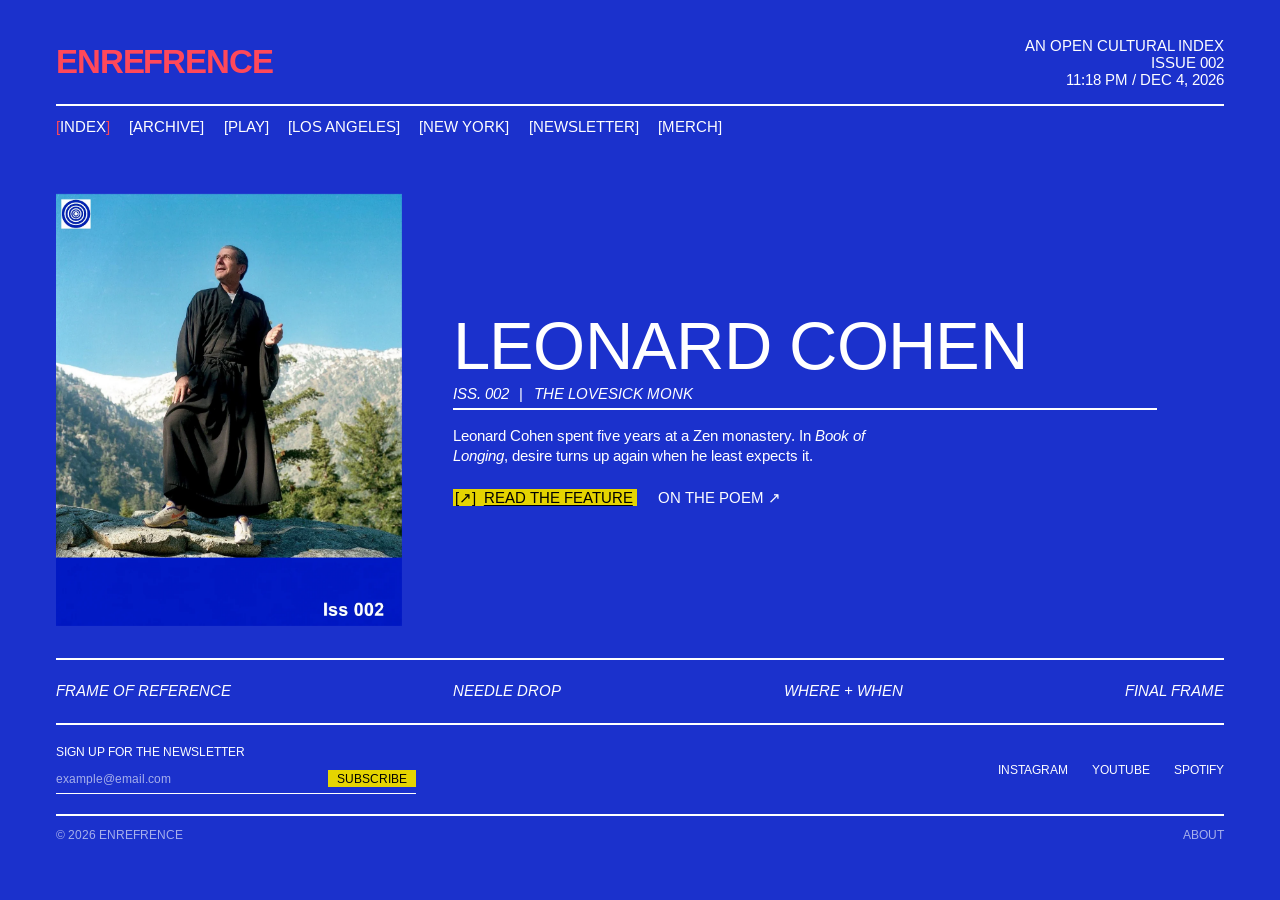
<file: index.html>
<!doctype html>
<html lang="en">
<head>
  <meta charset="utf-8">
  <meta name="viewport" content="width=device-width, initial-scale=1">
  <title>Enrefrence — An open cultural index</title>
  <meta name="description" content="Enrefrence, an open cultural index. Issue 002: Leonard Cohen, the lovesick monk.">
  <meta name="theme-color" content="#1B31CC">
  <link rel="preconnect" href="https://fonts.googleapis.com">
  <link rel="preconnect" href="https://fonts.gstatic.com" crossorigin>
  <link rel="stylesheet" href="https://fonts.googleapis.com/css2?family=Arimo:ital,wght@0,400;0,700;1,400&display=swap">
  <link rel="stylesheet" href="styles.css">
  <script>
    // Finish the page wipe started on the previous page (site.js) before first paint.
    try {
      const label = sessionStorage.getItem("wipe");
      if (label) {
        sessionStorage.removeItem("wipe");
        document.documentElement.classList.add("arriving");
        document.documentElement.style.setProperty("--wipe-label", JSON.stringify(label));
      }
    } catch {}
  </script>
  <script src="site.js" defer></script>
</head>
<body class="home">
  <header class="masthead">
    <a class="logo" href="index.html" data-spin data-wipe="Enrefrence">Enrefrence</a>
    <p class="meta">An open cultural index<br>Issue 002<br><time data-clock datetime="2026-10-20T00:00">12:00 AM / Oct 20, 2026</time></p>
  </header>

  <nav aria-label="Primary">
    <ul class="nav">
      <li><a href="index.html" aria-current="page">Index</a></li>
      <li><a href="archive.html">Archive</a></li>
      <li><a href="play.html">Play</a></li>
      <li><a href="los-angeles.html">Los Angeles</a></li>
      <li><a href="new-york.html">New York</a></li>
      <li><a href="newsletter.html">Newsletter</a></li>
      <li><a href="merch.html">Merch</a></li>
    </ul>
  </nav>

  <main>
    <article class="feature">
      <div class="feature-body">
        <h1 class="title">Leonard Cohen</h1>
        <p class="sub">Iss. 002<span class="sep">|</span>The Lovesick Monk</p>
        <p class="dek">Leonard Cohen spent five years at a Zen monastery. In <cite>Book of Longing</cite>, desire turns up again when he least expects it.</p>
        <div class="feature-links">
          <a class="cta" href="article.html" data-wipe="Leonard Cohen"><span aria-hidden="true">[<span class="cta-arrow">↗</span>]</span><span class="cta-label">Read the feature</span></a>
          <a class="u" href="article.html#poem" data-wipe="Disturbed This Morning">On the poem <span aria-hidden="true">↗</span></a>
        </div>
      </div>

      <button class="photo" type="button" data-flip aria-pressed="false" aria-label="Photo of Leonard Cohen on the mountain. Flip for the caption.">
        <span class="photo-card">
          <img class="photo-front" src="images/issue-002/cover.webp" alt="" width="1080" height="1350" fetchpriority="high">
          <span class="photo-hint">[↻] Flip</span>
          <span class="photo-back">
            <span>Fig. 01</span>
            <strong>Leonard Cohen, on the mountain.</strong>
            <span>Iss. 002 — The Lovesick Monk</span>
            <span>[↻] Flip back</span>
          </span>
        </span>
      </button>

    </article>

    <section class="depts" data-depts aria-label="This issue's games">
      <div class="dept-row">
        <a class="dept" href="play.html#frame" data-panel="panel-frame"><span class="dept-num">Game 01</span>Frame of reference</a>
        <a class="dept" href="play.html#needle" data-panel="panel-needle"><span class="dept-num">Game 02</span>Needle drop</a>
        <a class="dept" href="play.html#where" data-panel="panel-where"><span class="dept-num">Game 03</span>Where + when</a>
        <a class="dept" href="play.html#final" data-panel="panel-final"><span class="dept-num">Game 04</span>Final frame</a>
      </div>
      <div class="dept-drawer">
        <div class="dept-drawer-inner">
          <div class="dept-panels">
            <div class="dept-panel" id="panel-frame" hidden>
              <div class="demo demo-frame" aria-hidden="true"><img src="images/cohen.jpg" alt="" width="376" height="376"><span class="viewfinder"></span><span class="ticker"><span style="--n: 0">Frame 1/5</span><span style="--n: 1">Frame 2/5</span><span style="--n: 2">Frame 3/5</span><span style="--n: 3">Frame 4/5</span><span style="--n: 4">✓ Leonard Cohen</span></span></div>
              <div class="dept-copy">
                <p class="game-kicker">Game 01 <span>· Coming soon</span></p>
                <p class="game-hook">Name it from a detail.</p>
                <p>A tight crop. Every wrong guess pulls the frame back. Five frames to name the reference.</p>
                <p class="game-eg">This issue: whose sneakers are under the robe?</p>
                <div class="dept-actions">
                  <a class="cta" href="play.html#frame" data-wipe="Frame of reference"><span>[<span class="cta-arrow">↗</span>]</span><span class="cta-label">How it plays</span></a>
                  <button class="chip" type="button" data-close>Close</button>
                </div>
              </div>
            </div>
            <div class="dept-panel" id="panel-needle" hidden>
              <div class="demo demo-needle" aria-hidden="true"><span class="record"></span><span class="sheen"></span><span class="arm"></span><span class="clip"><span></span></span><span class="ticker"><span style="--n: 0">Drop 1 · 0:01</span><span style="--n: 1">Drop 2 · 0:02</span><span style="--n: 2">Drop 3 · 0:04</span><span style="--n: 3">Drop 4 · 0:07</span><span style="--n: 4">✓ Ten New Songs</span></span></div>
              <div class="dept-copy">
                <p class="game-kicker">Game 02 <span>· Coming soon</span></p>
                <p class="game-hook">Name the record.</p>
                <p>The needle lands somewhere mid-song. One second, then two, then four. Six drops to get it.</p>
                <p class="game-eg">This issue: one record from 2001, one second at a time.</p>
                <div class="dept-actions">
                  <a class="cta" href="play.html#needle" data-wipe="Needle drop"><span>[<span class="cta-arrow">↗</span>]</span><span class="cta-label">How it plays</span></a>
                  <button class="chip" type="button" data-close>Close</button>
                </div>
              </div>
            </div>
            <div class="dept-panel" id="panel-where" hidden>
              <div class="demo demo-where" aria-hidden="true"><span class="cross-x"></span><span class="cross-y"></span><span class="ripple"></span><span class="pin"></span><span class="year"><span class="year-thumb"></span></span><span class="ticker"><span style="--n: 0">Clue: cabin, zendo, snow</span><span style="--n: 1">Pin: San Gabriel Mtns</span><span style="--n: 2">Year: 1994</span><span style="--n: 3">0 km off · 0 yrs off</span><span style="--n: 4">✓ Mt. Baldy, 1994</span></span></div>
              <div class="dept-copy">
                <p class="game-kicker">Game 03 <span>· Coming soon</span></p>
                <p class="game-hook">Pin it. Date it.</p>
                <p>One clue. Drop a pin on the map, slide to the year. Points for getting close.</p>
                <p class="game-eg">This issue: a cabin, a meditation hall, snow above the pines.</p>
                <div class="dept-actions">
                  <a class="cta" href="play.html#where" data-wipe="Where + when"><span>[<span class="cta-arrow">↗</span>]</span><span class="cta-label">How it plays</span></a>
                  <button class="chip" type="button" data-close>Close</button>
                </div>
              </div>
            </div>
            <div class="dept-panel" id="panel-final" hidden>
              <div class="demo demo-final" aria-hidden="true"><span class="scene"><span class="sun"></span><span class="ground"><span class="road"></span></span></span><span class="fin">Fin.</span><span class="ticker"><span style="--n: 0">The last shot of a film</span><span style="--n: 1">Guess 1 of 3</span><span style="--n: 2">Hint: the decade</span><span style="--n: 3">Hint: the director</span><span style="--n: 4">Fin.</span></span></div>
              <div class="dept-copy">
                <p class="game-kicker">Game 04 <span>· Coming soon</span></p>
                <p class="game-hook">Name the film from its last shot.</p>
                <p>One film, its final frame, three guesses. A hint after every miss.</p>
                <p class="game-eg">Fair warning: it's all endings.</p>
                <div class="dept-actions">
                  <a class="cta" href="play.html#final" data-wipe="Final frame"><span>[<span class="cta-arrow">↗</span>]</span><span class="cta-label">How it plays</span></a>
                  <button class="chip" type="button" data-close>Close</button>
                </div>
              </div>
            </div>
          </div>
        </div>
      </div>
    </section>
  </main>

  <footer class="footer">
    <div class="footer-row">
      <form class="signup" data-signup>
        <label for="footer-email">Sign up for the newsletter</label>
        <span class="signup-field">
          <input id="footer-email" type="email" name="email" placeholder="example@email.com" autocomplete="email" required>
          <button type="submit">Subscribe</button>
        </span>
      </form>
      <ul class="social">
        <li><a class="u" href="#">Instagram</a></li>
        <li><a class="u" href="#">YouTube</a></li>
        <li><a class="u" href="#">Spotify</a></li>
      </ul>
    </div>
    <div class="footer-base">
      <span>&copy; 2026 Enrefrence</span>
      <a class="u" href="about.html">About</a>
    </div>
  </footer>
</body>
</html>
</file>
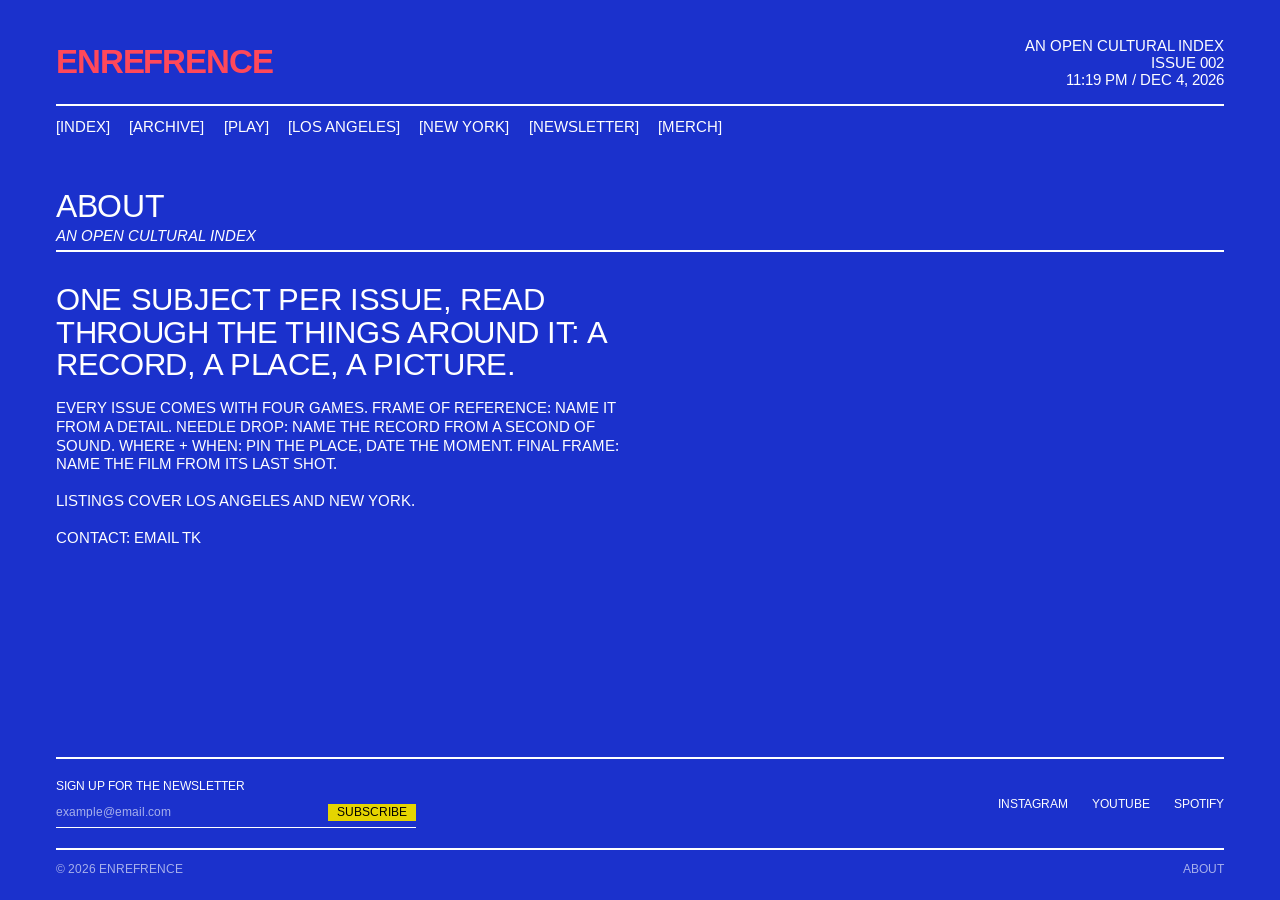
<file: about.html>
<!doctype html>
<html lang="en">
<head>
  <meta charset="utf-8">
  <meta name="viewport" content="width=device-width, initial-scale=1">
  <title>About — Enrefrence</title>
  <meta name="description" content="What Enrefrence is.">
  <meta name="theme-color" content="#1B31CC">
  <link rel="preconnect" href="https://fonts.googleapis.com">
  <link rel="preconnect" href="https://fonts.gstatic.com" crossorigin>
  <link rel="stylesheet" href="https://fonts.googleapis.com/css2?family=Arimo:ital,wght@0,400;0,700;1,400&display=swap">
  <link rel="stylesheet" href="styles.css">
  <script>
    // Finish the page wipe started on the previous page (site.js) before first paint.
    try {
      const label = sessionStorage.getItem("wipe");
      if (label) {
        sessionStorage.removeItem("wipe");
        document.documentElement.classList.add("arriving");
        document.documentElement.style.setProperty("--wipe-label", JSON.stringify(label));
      }
    } catch {}
  </script>
  <script src="site.js" defer></script>
</head>
<body>
  <header class="masthead">
    <a class="logo" href="index.html" data-spin data-wipe="Enrefrence">Enrefrence</a>
    <p class="meta">An open cultural index<br>Issue 002<br><time data-clock datetime="2026-10-20T00:00">12:00 AM / Oct 20, 2026</time></p>
  </header>

  <nav aria-label="Primary">
    <ul class="nav">
      <li><a href="index.html">Index</a></li>
      <li><a href="archive.html">Archive</a></li>
      <li><a href="play.html">Play</a></li>
      <li><a href="los-angeles.html">Los Angeles</a></li>
      <li><a href="new-york.html">New York</a></li>
      <li><a href="newsletter.html">Newsletter</a></li>
      <li><a href="merch.html">Merch</a></li>
    </ul>
  </nav>

  <main>
    <header class="page-head">
      <div class="page-head-row">
        <h1 class="title">About</h1>
      </div>
      <p class="sub">An open cultural index</p>
    </header>

    <section class="section about">
      <p>One subject per issue, read through the things around it: a record, a place, a picture.</p>
      <p>Every issue comes with four games. Frame of reference: name it from a detail. Needle drop: name the record from a second of sound. Where + when: pin the place, date the moment. Final frame: name the film from its last shot.</p>
      <p>Listings cover Los Angeles and New York.</p>
      <p>Contact: email TK</p>
    </section>
  </main>

  <footer class="footer">
    <div class="footer-row">
      <form class="signup" data-signup>
        <label for="footer-email">Sign up for the newsletter</label>
        <span class="signup-field">
          <input id="footer-email" type="email" name="email" placeholder="example@email.com" autocomplete="email" required>
          <button type="submit">Subscribe</button>
        </span>
      </form>
      <ul class="social">
        <li><a class="u" href="#">Instagram</a></li>
        <li><a class="u" href="#">YouTube</a></li>
        <li><a class="u" href="#">Spotify</a></li>
      </ul>
    </div>
    <div class="footer-base">
      <span>&copy; 2026 Enrefrence</span>
      <a class="u" href="about.html">About</a>
    </div>
  </footer>
</body>
</html>
</file>
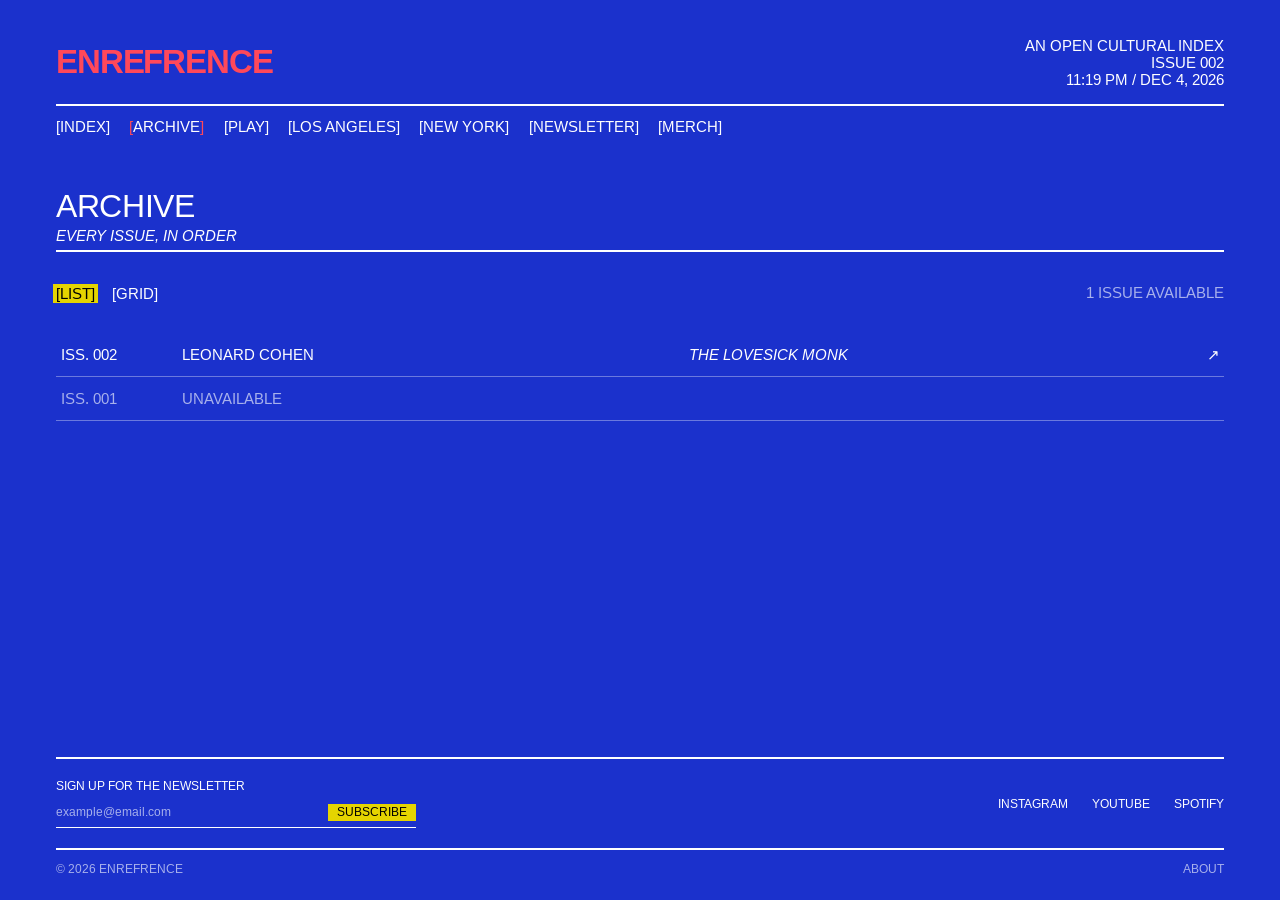
<file: archive.html>
<!doctype html>
<html lang="en">
<head>
  <meta charset="utf-8">
  <meta name="viewport" content="width=device-width, initial-scale=1">
  <title>Archive — Enrefrence</title>
  <meta name="description" content="Every issue of Enrefrence, in order.">
  <meta name="theme-color" content="#1B31CC">
  <link rel="preconnect" href="https://fonts.googleapis.com">
  <link rel="preconnect" href="https://fonts.gstatic.com" crossorigin>
  <link rel="stylesheet" href="https://fonts.googleapis.com/css2?family=Arimo:ital,wght@0,400;0,700;1,400&display=swap">
  <link rel="stylesheet" href="styles.css">
  <script>
    // Finish the page wipe started on the previous page (site.js) before first paint.
    try {
      const label = sessionStorage.getItem("wipe");
      if (label) {
        sessionStorage.removeItem("wipe");
        document.documentElement.classList.add("arriving");
        document.documentElement.style.setProperty("--wipe-label", JSON.stringify(label));
      }
    } catch {}
  </script>
  <script src="site.js" defer></script>
</head>
<body>
  <header class="masthead">
    <a class="logo" href="index.html" data-spin data-wipe="Enrefrence">Enrefrence</a>
    <p class="meta">An open cultural index<br>Issue 002<br><time data-clock datetime="2026-10-20T00:00">12:00 AM / Oct 20, 2026</time></p>
  </header>

  <nav aria-label="Primary">
    <ul class="nav">
      <li><a href="index.html">Index</a></li>
      <li><a href="archive.html" aria-current="page">Archive</a></li>
      <li><a href="play.html">Play</a></li>
      <li><a href="los-angeles.html">Los Angeles</a></li>
      <li><a href="new-york.html">New York</a></li>
      <li><a href="newsletter.html">Newsletter</a></li>
      <li><a href="merch.html">Merch</a></li>
    </ul>
  </nav>

  <main>
    <header class="page-head">
      <div class="page-head-row">
        <h1 class="title">Archive</h1>
      </div>
      <p class="sub">Every issue, in order</p>
    </header>

    <section class="section">
      <div class="toolbar">
        <div class="chips" data-view-for="issues" role="group" aria-label="View">
          <button class="chip" type="button" data-view="list" aria-pressed="true">List</button>
          <button class="chip" type="button" data-view="grid" aria-pressed="false">Grid</button>
        </div>
        <span class="count">1 issue available</span>
      </div>
      <ol class="issues" id="issues" data-view="list" reversed>
        <li class="issue" style="view-transition-name: issue-2">
          <span class="issue-cover" aria-hidden="true"><img src="images/issue-002/cover.webp" alt="" width="1080" height="1350"></span>
          <span>Iss. 002</span>
          <span><a href="article.html" data-wipe="Leonard Cohen">Leonard Cohen</a></span>
          <span class="issue-title"><i>The Lovesick Monk</i></span>
          <span class="arrow" aria-hidden="true">↗</span>
        </li>
        <li class="issue is-pending" style="view-transition-name: issue-1">
          <span class="issue-cover" aria-hidden="true">001</span>
          <span>Iss. 001</span>
          <span>Unavailable</span>
          <span class="issue-title"></span>
          <span class="arrow" aria-hidden="true"></span>
        </li>
      </ol>
    </section>
  </main>

  <footer class="footer">
    <div class="footer-row">
      <form class="signup" data-signup>
        <label for="footer-email">Sign up for the newsletter</label>
        <span class="signup-field">
          <input id="footer-email" type="email" name="email" placeholder="example@email.com" autocomplete="email" required>
          <button type="submit">Subscribe</button>
        </span>
      </form>
      <ul class="social">
        <li><a class="u" href="#">Instagram</a></li>
        <li><a class="u" href="#">YouTube</a></li>
        <li><a class="u" href="#">Spotify</a></li>
      </ul>
    </div>
    <div class="footer-base">
      <span>&copy; 2026 Enrefrence</span>
      <a class="u" href="about.html">About</a>
    </div>
  </footer>
</body>
</html>
</file>
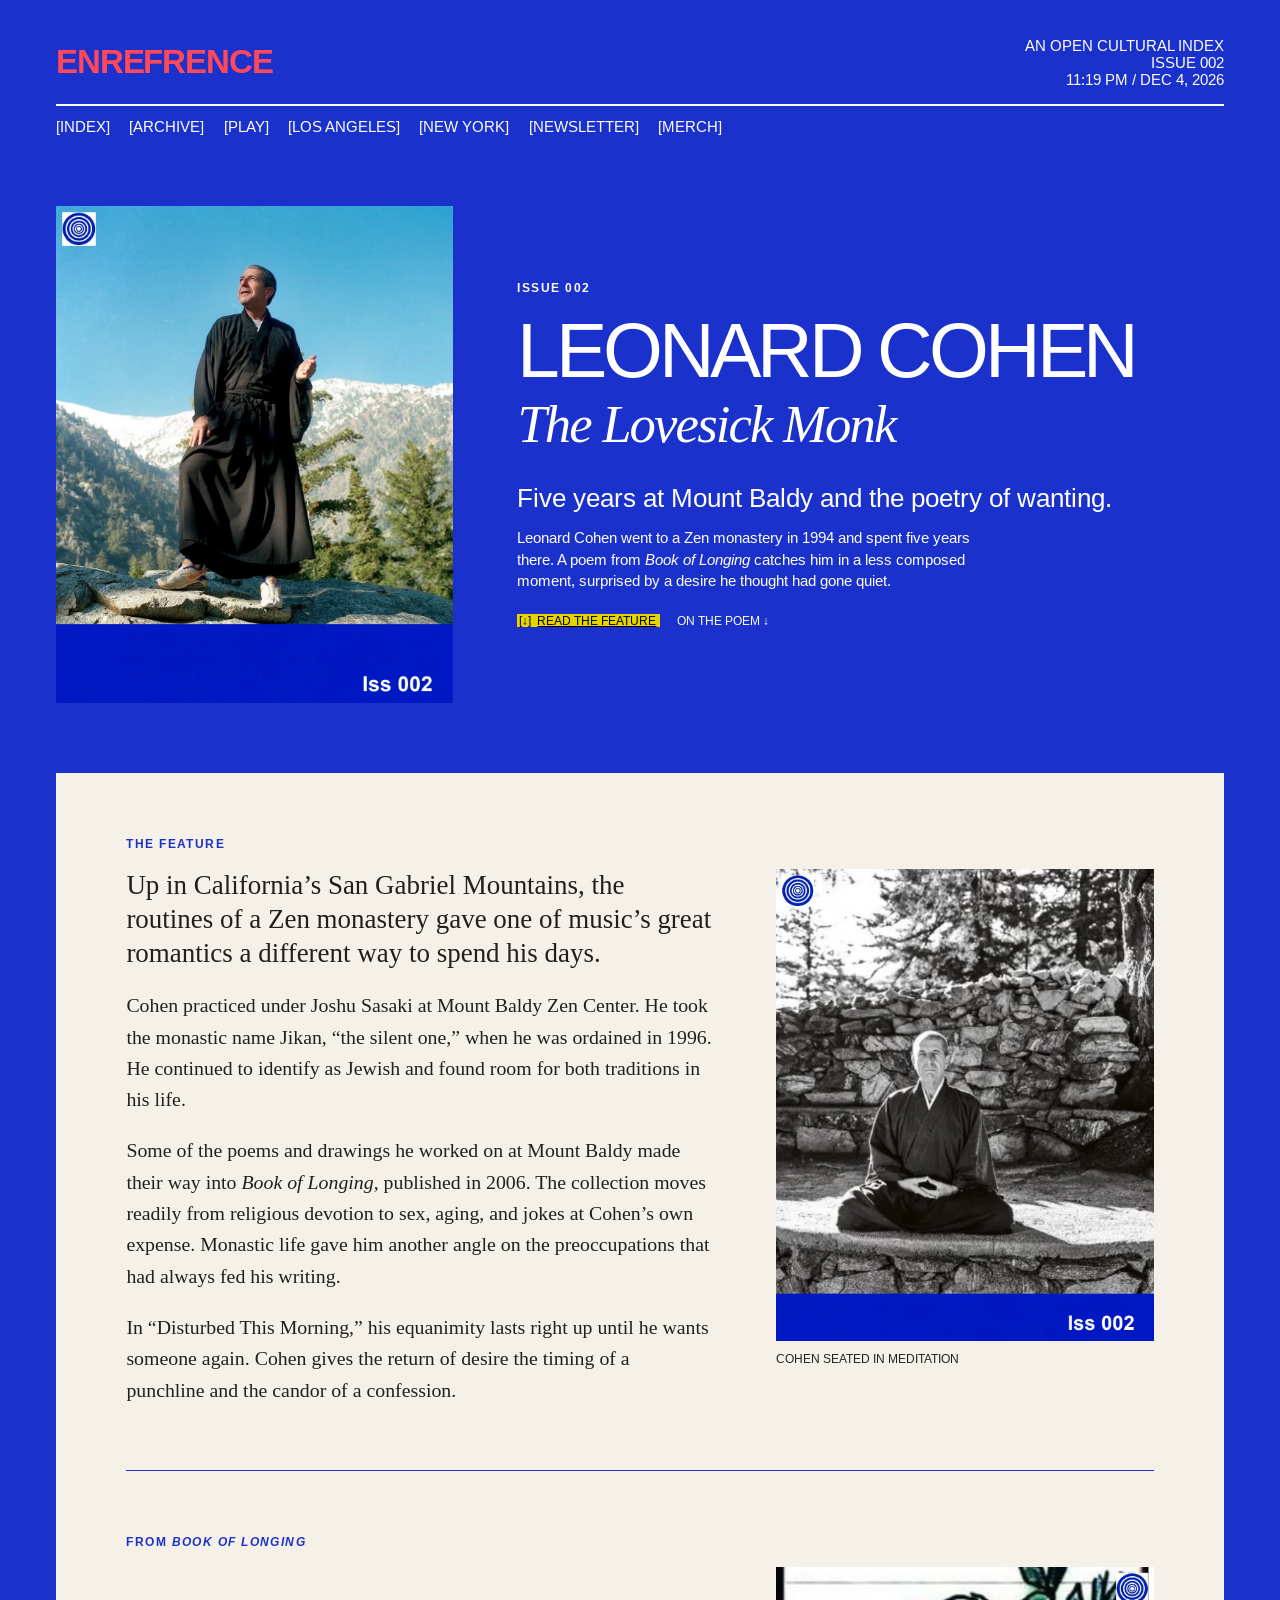
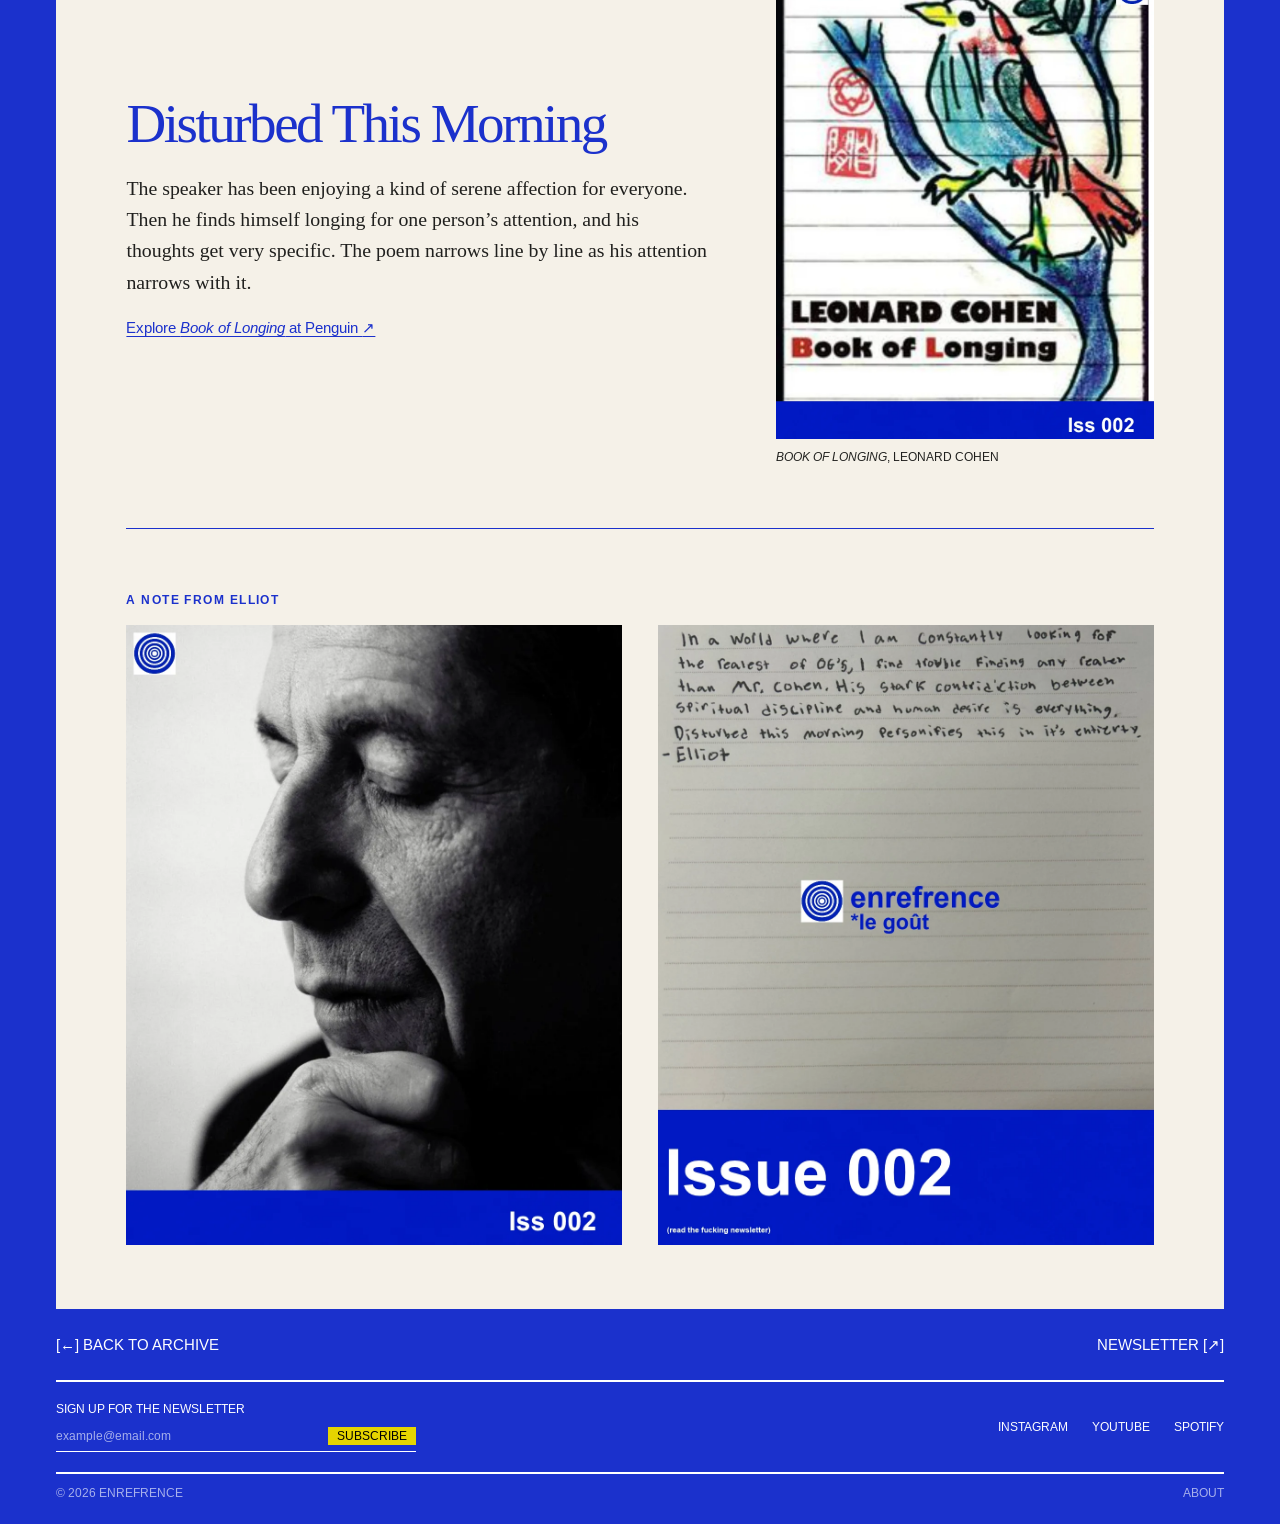
<file: article.html>
<!doctype html>
<html lang="en">
<head>
  <meta charset="utf-8">
  <meta name="viewport" content="width=device-width, initial-scale=1">
  <title>Leonard Cohen: The Lovesick Monk — Enrefrence</title>
  <meta name="description" content="Issue 002 of Enrefrence. Leonard Cohen, Mount Baldy, and the persistence of desire.">
  <meta name="theme-color" content="#1B31CC">
  <link rel="preconnect" href="https://fonts.googleapis.com">
  <link rel="preconnect" href="https://fonts.gstatic.com" crossorigin>
  <link rel="stylesheet" href="https://fonts.googleapis.com/css2?family=Arimo:ital,wght@0,400;0,700;1,400&display=swap">
  <link rel="stylesheet" href="styles.css">
  <script>
    // Finish the page wipe started on the previous page (site.js) before first paint.
    try {
      const label = sessionStorage.getItem("wipe");
      if (label) {
        sessionStorage.removeItem("wipe");
        document.documentElement.classList.add("arriving");
        document.documentElement.style.setProperty("--wipe-label", JSON.stringify(label));
      }
    } catch {}
  </script>
  <script src="site.js" defer></script>
</head>
<body>
  <div class="progress" data-progress aria-hidden="true"></div>
  <header class="masthead">
    <a class="logo" href="index.html" data-spin data-wipe="Enrefrence">Enrefrence</a>
    <p class="meta">An open cultural index<br>Issue 002<br><time data-clock datetime="2026-10-20T00:00">12:00 AM / Oct 20, 2026</time></p>
  </header>

  <nav aria-label="Primary">
    <ul class="nav">
      <li><a href="index.html">Index</a></li>
      <li><a href="archive.html">Archive</a></li>
      <li><a href="play.html">Play</a></li>
      <li><a href="los-angeles.html">Los Angeles</a></li>
      <li><a href="new-york.html">New York</a></li>
      <li><a href="newsletter.html">Newsletter</a></li>
      <li><a href="merch.html">Merch</a></li>
    </ul>
  </nav>

  <main class="issue-story">
    <article>
      <header class="story-opening">
        <div class="story-heading">
          <p class="story-kicker">Issue 002</p>
          <h1>Leonard Cohen<span class="visually-hidden">:</span> <em>The Lovesick Monk</em></h1>
          <p class="story-subtitle">Five years at Mount Baldy and the poetry of wanting.</p>
          <p class="story-intro">Leonard Cohen went to a Zen monastery in 1994 and spent five years there. A poem from <cite>Book of Longing</cite> catches him in a less composed moment, surprised by a desire he thought had gone quiet.</p>
          <nav class="story-jumps" aria-label="In this story">
            <a class="cta" href="#essay"><span aria-hidden="true">[↓]</span><span class="cta-label">Read the feature</span></a>
            <a class="u" href="#poem">On the poem <span aria-hidden="true">↓</span></a>
          </nav>
        </div>
        <figure class="story-cover">
          <img src="images/issue-002/cover.webp" alt="Leonard Cohen in black robes and sneakers, standing on a rock against snowy mountains" width="1080" height="1350" fetchpriority="high">
        </figure>
      </header>

      <div class="story-sheet">
        <section class="story-section" id="essay" aria-labelledby="essay-title">
          <h2 id="essay-title" class="story-kicker">The feature</h2>
          <div class="story-spread">
            <div class="story-copy">
              <p class="story-lede">Up in California’s San Gabriel Mountains, the routines of a Zen monastery gave one of music’s great romantics a different way to spend his days.</p>
              <p>Cohen practiced under Joshu Sasaki at Mount Baldy Zen Center. He took the monastic name Jikan, “the silent one,” when he was ordained in 1996. He continued to identify as Jewish and found room for both traditions in his life.</p>
              <p>Some of the poems and drawings he worked on at Mount Baldy made their way into <cite>Book of Longing</cite>, published in 2006. The collection moves readily from religious devotion to sex, aging, and jokes at Cohen’s own expense. Monastic life gave him another angle on the preoccupations that had always fed his writing.</p>
              <p>In “Disturbed This Morning,” his equanimity lasts right up until he wants someone again. Cohen gives the return of desire the timing of a punchline and the candor of a confession.</p>
            </div>
            <figure class="story-figure">
              <img src="images/issue-002/meditation.webp" alt="Black-and-white photograph of Leonard Cohen sitting cross-legged in robes in front of a stone wall" width="1080" height="1350" loading="lazy" decoding="async">
              <figcaption>Cohen seated in meditation</figcaption>
            </figure>
          </div>
        </section>

        <section class="story-section" id="poem" aria-labelledby="poem-title">
          <p class="story-kicker">From <cite>Book of Longing</cite></p>
          <div class="story-spread story-poem">
            <div>
              <h2 id="poem-title" class="story-display">Disturbed This Morning</h2>
              <div class="story-copy">
                <p>The speaker has been enjoying a kind of serene affection for everyone. Then he finds himself longing for one person’s attention, and his thoughts get very specific. The poem narrows line by line as his attention narrows with it.</p>
              </div>
              <a class="story-link" href="https://www.penguin.co.uk/books/55862/book-of-longing-by-leonard-cohen/9780141027562">Explore <cite>Book of Longing</cite> at Penguin <span aria-hidden="true">↗</span></a>
            </div>
            <figure class="story-figure">
              <img src="images/issue-002/book-of-longing.webp" alt="Book of Longing cover with a colorful hand-drawn bird on ruled paper" width="1080" height="1350" loading="lazy" decoding="async">
              <figcaption><cite>Book of Longing</cite>, Leonard Cohen</figcaption>
            </figure>
          </div>
        </section>

        <section class="story-section" aria-labelledby="note-title">
          <h2 id="note-title" class="story-kicker">A note from Elliot</h2>
          <div class="story-closing">
            <figure class="story-figure">
              <img src="images/issue-002/portrait.webp" alt="Close-up portrait of Leonard Cohen with his eyes closed and chin resting on his hand" width="1080" height="1350" loading="lazy" decoding="async">
            </figure>
            <figure class="story-figure">
              <img src="images/issue-002/elliots-note.webp" alt="Elliot’s handwritten note on what he admires about Cohen: the tension between spiritual discipline and human desire, captured in Disturbed This Morning." width="1080" height="1350" loading="lazy" decoding="async">
            </figure>
          </div>
        </section>
      </div>

      <div class="story-end">
        <a class="u" href="archive.html" data-wipe="Archive"><span aria-hidden="true">[←]</span> Back to archive</a>
        <a class="u" href="newsletter.html" data-wipe="Newsletter">Newsletter <span aria-hidden="true">[↗]</span></a>
      </div>
    </article>
  </main>

  <footer class="footer">
    <div class="footer-row">
      <form class="signup" data-signup>
        <label for="footer-email">Sign up for the newsletter</label>
        <span class="signup-field">
          <input id="footer-email" type="email" name="email" placeholder="example@email.com" autocomplete="email" required>
          <button type="submit">Subscribe</button>
        </span>
      </form>
      <ul class="social">
        <li><a class="u" href="#">Instagram</a></li>
        <li><a class="u" href="#">YouTube</a></li>
        <li><a class="u" href="#">Spotify</a></li>
      </ul>
    </div>
    <div class="footer-base">
      <span>&copy; 2026 Enrefrence</span>
      <a class="u" href="about.html">About</a>
    </div>
  </footer>
</body>
</html>
</file>
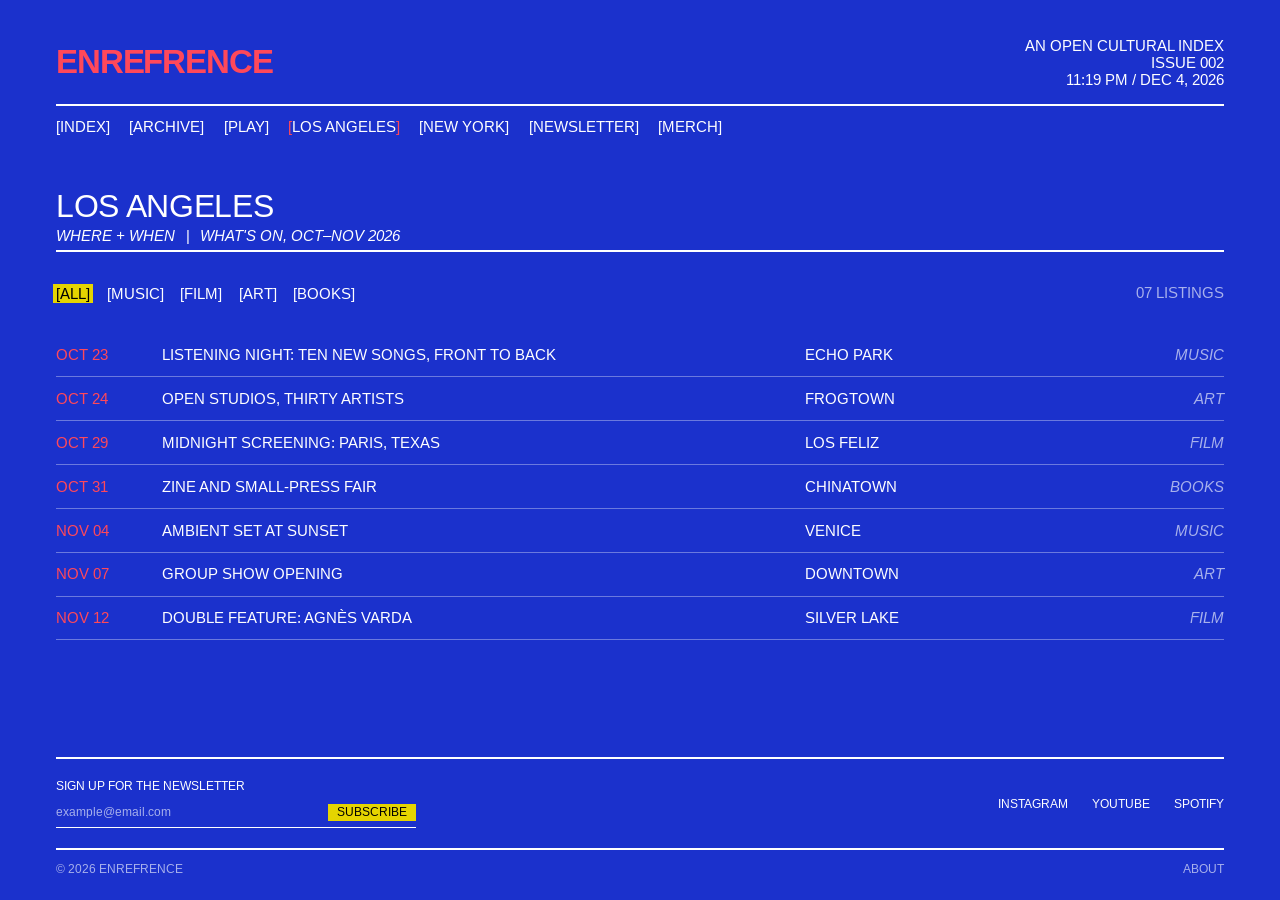
<file: los-angeles.html>
<!doctype html>
<html lang="en">
<head>
  <meta charset="utf-8">
  <meta name="viewport" content="width=device-width, initial-scale=1">
  <title>Los Angeles — Enrefrence</title>
  <meta name="description" content="Where + when: what's on in Los Angeles this month.">
  <meta name="theme-color" content="#1B31CC">
  <link rel="preconnect" href="https://fonts.googleapis.com">
  <link rel="preconnect" href="https://fonts.gstatic.com" crossorigin>
  <link rel="stylesheet" href="https://fonts.googleapis.com/css2?family=Arimo:ital,wght@0,400;0,700;1,400&display=swap">
  <link rel="stylesheet" href="styles.css">
  <script>
    // Finish the page wipe started on the previous page (site.js) before first paint.
    try {
      const label = sessionStorage.getItem("wipe");
      if (label) {
        sessionStorage.removeItem("wipe");
        document.documentElement.classList.add("arriving");
        document.documentElement.style.setProperty("--wipe-label", JSON.stringify(label));
      }
    } catch {}
  </script>
  <script src="site.js" defer></script>
</head>
<body>
  <header class="masthead">
    <a class="logo" href="index.html" data-spin data-wipe="Enrefrence">Enrefrence</a>
    <p class="meta">An open cultural index<br>Issue 002<br><time data-clock datetime="2026-10-20T00:00">12:00 AM / Oct 20, 2026</time></p>
  </header>

  <nav aria-label="Primary">
    <ul class="nav">
      <li><a href="index.html">Index</a></li>
      <li><a href="archive.html">Archive</a></li>
      <li><a href="play.html">Play</a></li>
      <li><a href="los-angeles.html" aria-current="page">Los Angeles</a></li>
      <li><a href="new-york.html">New York</a></li>
      <li><a href="newsletter.html">Newsletter</a></li>
      <li><a href="merch.html">Merch</a></li>
    </ul>
  </nav>

  <main>
    <header class="page-head">
      <div class="page-head-row">
        <h1 class="title">Los Angeles</h1>
      </div>
      <p class="sub">Where + when<span class="sep">|</span>What's on, Oct–Nov 2026</p>
    </header>

    <section class="section">
      <div class="toolbar">
        <div class="chips" data-filter="los-angeles-list" role="group" aria-label="Filter listings">
          <button class="chip" type="button" data-tag="all" aria-pressed="true">all</button>
          <button class="chip" type="button" data-tag="music" aria-pressed="false">music</button>
          <button class="chip" type="button" data-tag="film" aria-pressed="false">film</button>
          <button class="chip" type="button" data-tag="art" aria-pressed="false">art</button>
          <button class="chip" type="button" data-tag="books" aria-pressed="false">books</button>
        </div>
        <span class="count" data-count="los-angeles-list">07 listings</span>
      </div>
      <ol class="listings" id="los-angeles-list">
        <li class="listing" data-tag="music">
          <time datetime="2026-10-23">Oct 23</time>
          <span>Listening night: Ten New Songs, front to back</span>
          <span class="where">Echo Park</span>
          <span class="tag">music</span>
        </li>
        <li class="listing" data-tag="art">
          <time datetime="2026-10-24">Oct 24</time>
          <span>Open studios, thirty artists</span>
          <span class="where">Frogtown</span>
          <span class="tag">art</span>
        </li>
        <li class="listing" data-tag="film">
          <time datetime="2026-10-29">Oct 29</time>
          <span>Midnight screening: Paris, Texas</span>
          <span class="where">Los Feliz</span>
          <span class="tag">film</span>
        </li>
        <li class="listing" data-tag="books">
          <time datetime="2026-10-31">Oct 31</time>
          <span>Zine and small-press fair</span>
          <span class="where">Chinatown</span>
          <span class="tag">books</span>
        </li>
        <li class="listing" data-tag="music">
          <time datetime="2026-11-04">Nov 04</time>
          <span>Ambient set at sunset</span>
          <span class="where">Venice</span>
          <span class="tag">music</span>
        </li>
        <li class="listing" data-tag="art">
          <time datetime="2026-11-07">Nov 07</time>
          <span>Group show opening</span>
          <span class="where">Downtown</span>
          <span class="tag">art</span>
        </li>
        <li class="listing" data-tag="film">
          <time datetime="2026-11-12">Nov 12</time>
          <span>Double feature: Agnès Varda</span>
          <span class="where">Silver Lake</span>
          <span class="tag">film</span>
        </li>
      </ol>
    </section>
  </main>

  <footer class="footer">
    <div class="footer-row">
      <form class="signup" data-signup>
        <label for="footer-email">Sign up for the newsletter</label>
        <span class="signup-field">
          <input id="footer-email" type="email" name="email" placeholder="example@email.com" autocomplete="email" required>
          <button type="submit">Subscribe</button>
        </span>
      </form>
      <ul class="social">
        <li><a class="u" href="#">Instagram</a></li>
        <li><a class="u" href="#">YouTube</a></li>
        <li><a class="u" href="#">Spotify</a></li>
      </ul>
    </div>
    <div class="footer-base">
      <span>&copy; 2026 Enrefrence</span>
      <a class="u" href="about.html">About</a>
    </div>
  </footer>
</body>
</html>
</file>
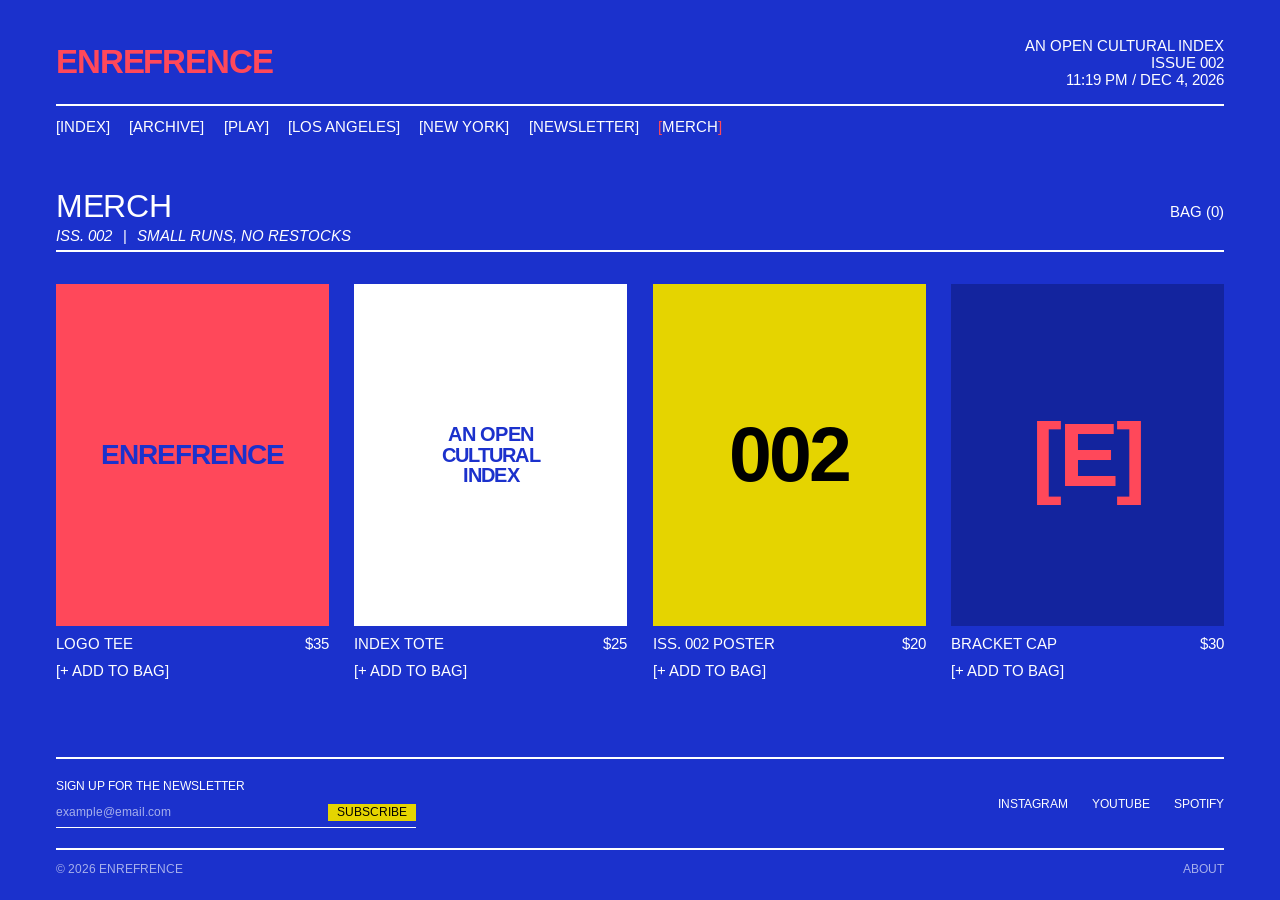
<file: merch.html>
<!doctype html>
<html lang="en">
<head>
  <meta charset="utf-8">
  <meta name="viewport" content="width=device-width, initial-scale=1">
  <title>Merch — Enrefrence</title>
  <meta name="description" content="Small runs, no restocks.">
  <meta name="theme-color" content="#1B31CC">
  <link rel="preconnect" href="https://fonts.googleapis.com">
  <link rel="preconnect" href="https://fonts.gstatic.com" crossorigin>
  <link rel="stylesheet" href="https://fonts.googleapis.com/css2?family=Arimo:ital,wght@0,400;0,700;1,400&display=swap">
  <link rel="stylesheet" href="styles.css">
  <script>
    // Finish the page wipe started on the previous page (site.js) before first paint.
    try {
      const label = sessionStorage.getItem("wipe");
      if (label) {
        sessionStorage.removeItem("wipe");
        document.documentElement.classList.add("arriving");
        document.documentElement.style.setProperty("--wipe-label", JSON.stringify(label));
      }
    } catch {}
  </script>
  <script src="site.js" defer></script>
</head>
<body>
  <header class="masthead">
    <a class="logo" href="index.html" data-spin data-wipe="Enrefrence">Enrefrence</a>
    <p class="meta">An open cultural index<br>Issue 002<br><time data-clock datetime="2026-10-20T00:00">12:00 AM / Oct 20, 2026</time></p>
  </header>

  <nav aria-label="Primary">
    <ul class="nav">
      <li><a href="index.html">Index</a></li>
      <li><a href="archive.html">Archive</a></li>
      <li><a href="play.html">Play</a></li>
      <li><a href="los-angeles.html">Los Angeles</a></li>
      <li><a href="new-york.html">New York</a></li>
      <li><a href="newsletter.html">Newsletter</a></li>
      <li><a href="merch.html" aria-current="page">Merch</a></li>
    </ul>
  </nav>

  <main>
    <header class="page-head">
      <div class="page-head-row">
        <h1 class="title">Merch</h1>
        <span class="bag" data-bag aria-live="polite">Bag (0)</span>
      </div>
      <p class="sub">Iss. 002<span class="sep">|</span>Small runs, no restocks</p>
    </header>

    <section class="section">
      <ul class="products">
        <li class="product">
          <div class="art art-tee" aria-hidden="true">Enrefrence</div>
          <div class="product-name"><h2>Logo tee</h2><span>$35</span></div>
          <button class="chip" type="button" data-add aria-pressed="false">+ Add to bag</button>
        </li>
        <li class="product">
          <div class="art art-tote" aria-hidden="true">An open<br>cultural<br>index</div>
          <div class="product-name"><h2>Index tote</h2><span>$25</span></div>
          <button class="chip" type="button" data-add aria-pressed="false">+ Add to bag</button>
        </li>
        <li class="product">
          <div class="art art-poster" aria-hidden="true">002</div>
          <div class="product-name"><h2>Iss. 002 poster</h2><span>$20</span></div>
          <button class="chip" type="button" data-add aria-pressed="false">+ Add to bag</button>
        </li>
        <li class="product">
          <div class="art art-cap" aria-hidden="true">[E]</div>
          <div class="product-name"><h2>Bracket cap</h2><span>$30</span></div>
          <button class="chip" type="button" data-add aria-pressed="false">+ Add to bag</button>
        </li>
      </ul>
    </section>
  </main>

  <footer class="footer">
    <div class="footer-row">
      <form class="signup" data-signup>
        <label for="footer-email">Sign up for the newsletter</label>
        <span class="signup-field">
          <input id="footer-email" type="email" name="email" placeholder="example@email.com" autocomplete="email" required>
          <button type="submit">Subscribe</button>
        </span>
      </form>
      <ul class="social">
        <li><a class="u" href="#">Instagram</a></li>
        <li><a class="u" href="#">YouTube</a></li>
        <li><a class="u" href="#">Spotify</a></li>
      </ul>
    </div>
    <div class="footer-base">
      <span>&copy; 2026 Enrefrence</span>
      <a class="u" href="about.html">About</a>
    </div>
  </footer>
</body>
</html>
</file>
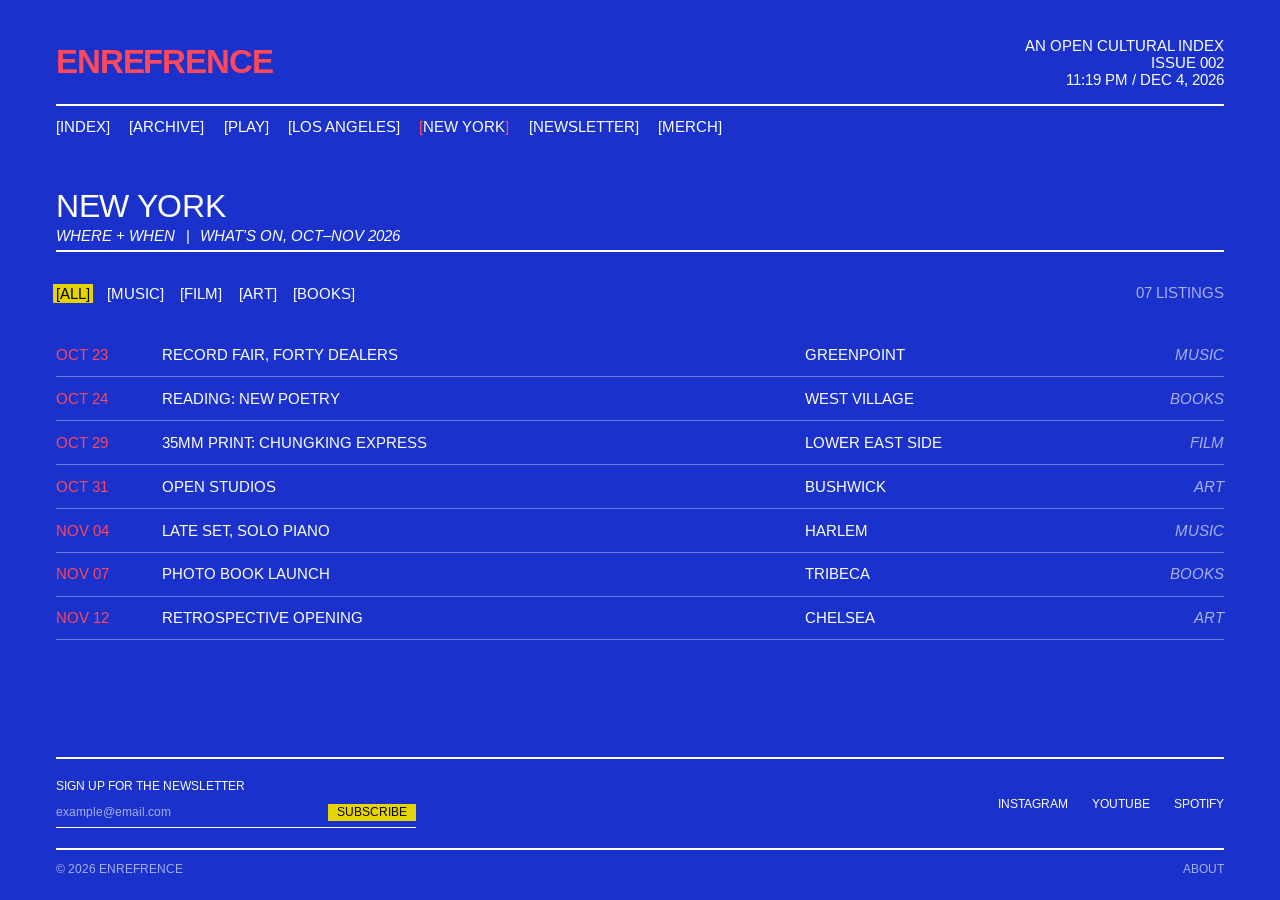
<file: new-york.html>
<!doctype html>
<html lang="en">
<head>
  <meta charset="utf-8">
  <meta name="viewport" content="width=device-width, initial-scale=1">
  <title>New York — Enrefrence</title>
  <meta name="description" content="Where + when: what's on in New York this month.">
  <meta name="theme-color" content="#1B31CC">
  <link rel="preconnect" href="https://fonts.googleapis.com">
  <link rel="preconnect" href="https://fonts.gstatic.com" crossorigin>
  <link rel="stylesheet" href="https://fonts.googleapis.com/css2?family=Arimo:ital,wght@0,400;0,700;1,400&display=swap">
  <link rel="stylesheet" href="styles.css">
  <script>
    // Finish the page wipe started on the previous page (site.js) before first paint.
    try {
      const label = sessionStorage.getItem("wipe");
      if (label) {
        sessionStorage.removeItem("wipe");
        document.documentElement.classList.add("arriving");
        document.documentElement.style.setProperty("--wipe-label", JSON.stringify(label));
      }
    } catch {}
  </script>
  <script src="site.js" defer></script>
</head>
<body>
  <header class="masthead">
    <a class="logo" href="index.html" data-spin data-wipe="Enrefrence">Enrefrence</a>
    <p class="meta">An open cultural index<br>Issue 002<br><time data-clock datetime="2026-10-20T00:00">12:00 AM / Oct 20, 2026</time></p>
  </header>

  <nav aria-label="Primary">
    <ul class="nav">
      <li><a href="index.html">Index</a></li>
      <li><a href="archive.html">Archive</a></li>
      <li><a href="play.html">Play</a></li>
      <li><a href="los-angeles.html">Los Angeles</a></li>
      <li><a href="new-york.html" aria-current="page">New York</a></li>
      <li><a href="newsletter.html">Newsletter</a></li>
      <li><a href="merch.html">Merch</a></li>
    </ul>
  </nav>

  <main>
    <header class="page-head">
      <div class="page-head-row">
        <h1 class="title">New York</h1>
      </div>
      <p class="sub">Where + when<span class="sep">|</span>What's on, Oct–Nov 2026</p>
    </header>

    <section class="section">
      <div class="toolbar">
        <div class="chips" data-filter="new-york-list" role="group" aria-label="Filter listings">
          <button class="chip" type="button" data-tag="all" aria-pressed="true">all</button>
          <button class="chip" type="button" data-tag="music" aria-pressed="false">music</button>
          <button class="chip" type="button" data-tag="film" aria-pressed="false">film</button>
          <button class="chip" type="button" data-tag="art" aria-pressed="false">art</button>
          <button class="chip" type="button" data-tag="books" aria-pressed="false">books</button>
        </div>
        <span class="count" data-count="new-york-list">07 listings</span>
      </div>
      <ol class="listings" id="new-york-list">
        <li class="listing" data-tag="music">
          <time datetime="2026-10-23">Oct 23</time>
          <span>Record fair, forty dealers</span>
          <span class="where">Greenpoint</span>
          <span class="tag">music</span>
        </li>
        <li class="listing" data-tag="books">
          <time datetime="2026-10-24">Oct 24</time>
          <span>Reading: new poetry</span>
          <span class="where">West Village</span>
          <span class="tag">books</span>
        </li>
        <li class="listing" data-tag="film">
          <time datetime="2026-10-29">Oct 29</time>
          <span>35mm print: Chungking Express</span>
          <span class="where">Lower East Side</span>
          <span class="tag">film</span>
        </li>
        <li class="listing" data-tag="art">
          <time datetime="2026-10-31">Oct 31</time>
          <span>Open studios</span>
          <span class="where">Bushwick</span>
          <span class="tag">art</span>
        </li>
        <li class="listing" data-tag="music">
          <time datetime="2026-11-04">Nov 04</time>
          <span>Late set, solo piano</span>
          <span class="where">Harlem</span>
          <span class="tag">music</span>
        </li>
        <li class="listing" data-tag="books">
          <time datetime="2026-11-07">Nov 07</time>
          <span>Photo book launch</span>
          <span class="where">Tribeca</span>
          <span class="tag">books</span>
        </li>
        <li class="listing" data-tag="art">
          <time datetime="2026-11-12">Nov 12</time>
          <span>Retrospective opening</span>
          <span class="where">Chelsea</span>
          <span class="tag">art</span>
        </li>
      </ol>
    </section>
  </main>

  <footer class="footer">
    <div class="footer-row">
      <form class="signup" data-signup>
        <label for="footer-email">Sign up for the newsletter</label>
        <span class="signup-field">
          <input id="footer-email" type="email" name="email" placeholder="example@email.com" autocomplete="email" required>
          <button type="submit">Subscribe</button>
        </span>
      </form>
      <ul class="social">
        <li><a class="u" href="#">Instagram</a></li>
        <li><a class="u" href="#">YouTube</a></li>
        <li><a class="u" href="#">Spotify</a></li>
      </ul>
    </div>
    <div class="footer-base">
      <span>&copy; 2026 Enrefrence</span>
      <a class="u" href="about.html">About</a>
    </div>
  </footer>
</body>
</html>
</file>
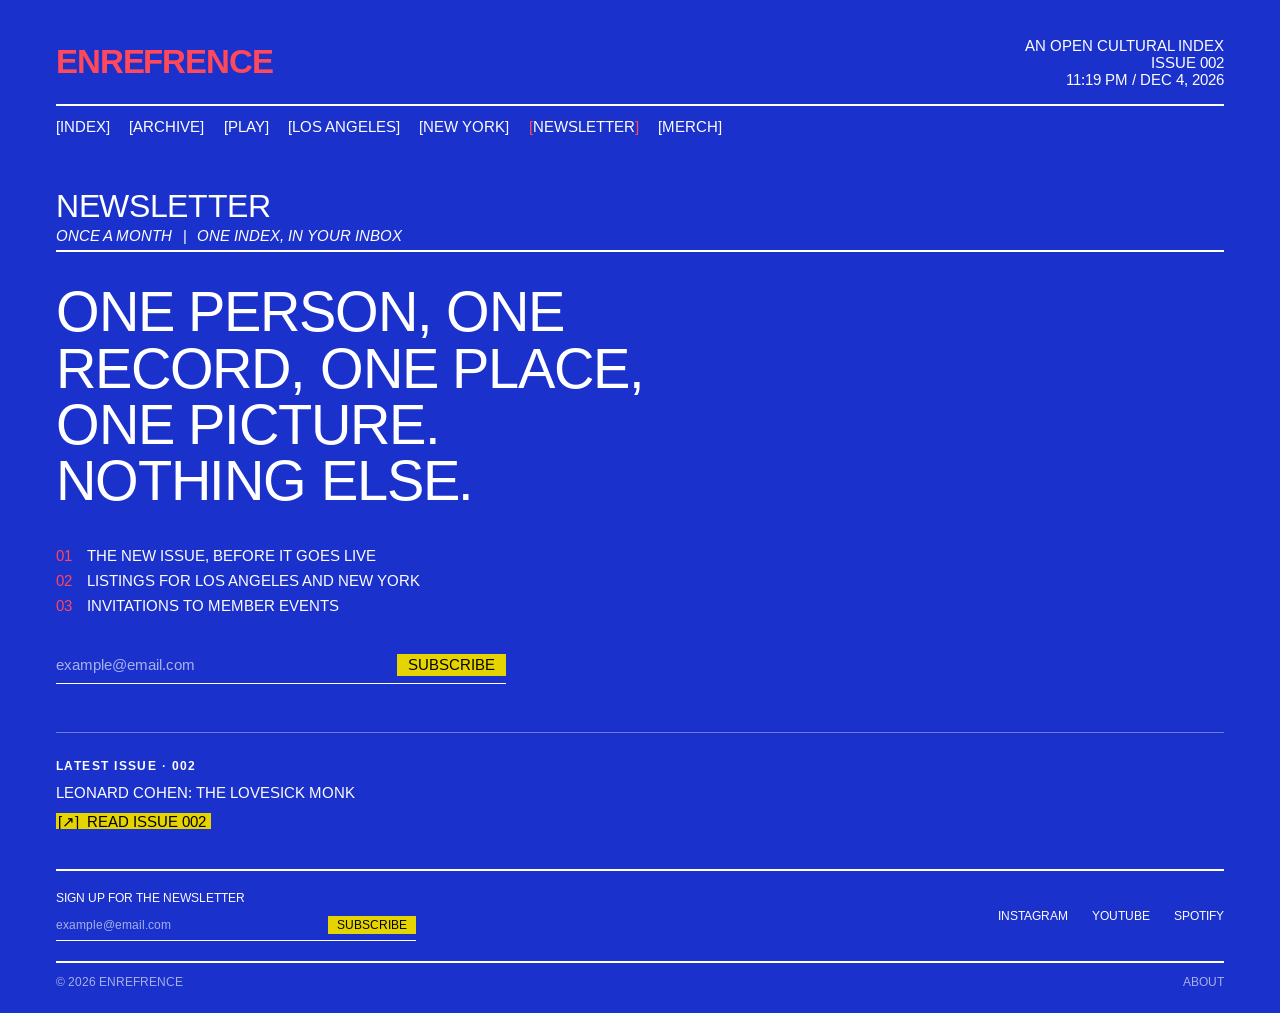
<file: newsletter.html>
<!doctype html>
<html lang="en">
<head>
  <meta charset="utf-8">
  <meta name="viewport" content="width=device-width, initial-scale=1">
  <title>Newsletter — Enrefrence</title>
  <meta name="description" content="One index, once a month, in your inbox.">
  <meta name="theme-color" content="#1B31CC">
  <link rel="preconnect" href="https://fonts.googleapis.com">
  <link rel="preconnect" href="https://fonts.gstatic.com" crossorigin>
  <link rel="stylesheet" href="https://fonts.googleapis.com/css2?family=Arimo:ital,wght@0,400;0,700;1,400&display=swap">
  <link rel="stylesheet" href="styles.css">
  <script>
    // Finish the page wipe started on the previous page (site.js) before first paint.
    try {
      const label = sessionStorage.getItem("wipe");
      if (label) {
        sessionStorage.removeItem("wipe");
        document.documentElement.classList.add("arriving");
        document.documentElement.style.setProperty("--wipe-label", JSON.stringify(label));
      }
    } catch {}
  </script>
  <script src="site.js" defer></script>
</head>
<body>
  <header class="masthead">
    <a class="logo" href="index.html" data-spin data-wipe="Enrefrence">Enrefrence</a>
    <p class="meta">An open cultural index<br>Issue 002<br><time data-clock datetime="2026-10-20T00:00">12:00 AM / Oct 20, 2026</time></p>
  </header>

  <nav aria-label="Primary">
    <ul class="nav">
      <li><a href="index.html">Index</a></li>
      <li><a href="archive.html">Archive</a></li>
      <li><a href="play.html">Play</a></li>
      <li><a href="los-angeles.html">Los Angeles</a></li>
      <li><a href="new-york.html">New York</a></li>
      <li><a href="newsletter.html" aria-current="page">Newsletter</a></li>
      <li><a href="merch.html">Merch</a></li>
    </ul>
  </nav>

  <main>
    <header class="page-head">
      <div class="page-head-row">
        <h1 class="title">Newsletter</h1>
      </div>
      <p class="sub">Once a month<span class="sep">|</span>One index, in your inbox</p>
    </header>

    <section class="section">
      <p class="pitch">One person, one record, one place, one picture. Nothing else.</p>
      <ol class="points">
        <li><span>01</span>The new issue, before it goes live</li>
        <li><span>02</span>Listings for Los Angeles and New York</li>
        <li><span>03</span>Invitations to member events</li>
      </ol>
      <form class="signup signup-big" data-signup>
        <label class="visually-hidden" for="newsletter-email">Email address</label>
        <span class="signup-field">
          <input id="newsletter-email" type="email" name="email" placeholder="example@email.com" autocomplete="email" required>
          <button type="submit">Subscribe</button>
        </span>
      </form>
    </section>

    <section class="newsletter-issue" aria-labelledby="newsletter-issue-title">
      <p class="story-kicker">Latest issue · 002</p>
      <h2 id="newsletter-issue-title">Leonard Cohen: The Lovesick Monk</h2>
      <a class="cta" href="article.html" data-wipe="Leonard Cohen"><span aria-hidden="true">[<span class="cta-arrow">↗</span>]</span><span class="cta-label">Read Issue 002</span></a>
    </section>
  </main>

  <footer class="footer">
    <div class="footer-row">
      <form class="signup" data-signup>
        <label for="footer-email">Sign up for the newsletter</label>
        <span class="signup-field">
          <input id="footer-email" type="email" name="email" placeholder="example@email.com" autocomplete="email" required>
          <button type="submit">Subscribe</button>
        </span>
      </form>
      <ul class="social">
        <li><a class="u" href="#">Instagram</a></li>
        <li><a class="u" href="#">YouTube</a></li>
        <li><a class="u" href="#">Spotify</a></li>
      </ul>
    </div>
    <div class="footer-base">
      <span>&copy; 2026 Enrefrence</span>
      <a class="u" href="about.html">About</a>
    </div>
  </footer>
</body>
</html>
</file>
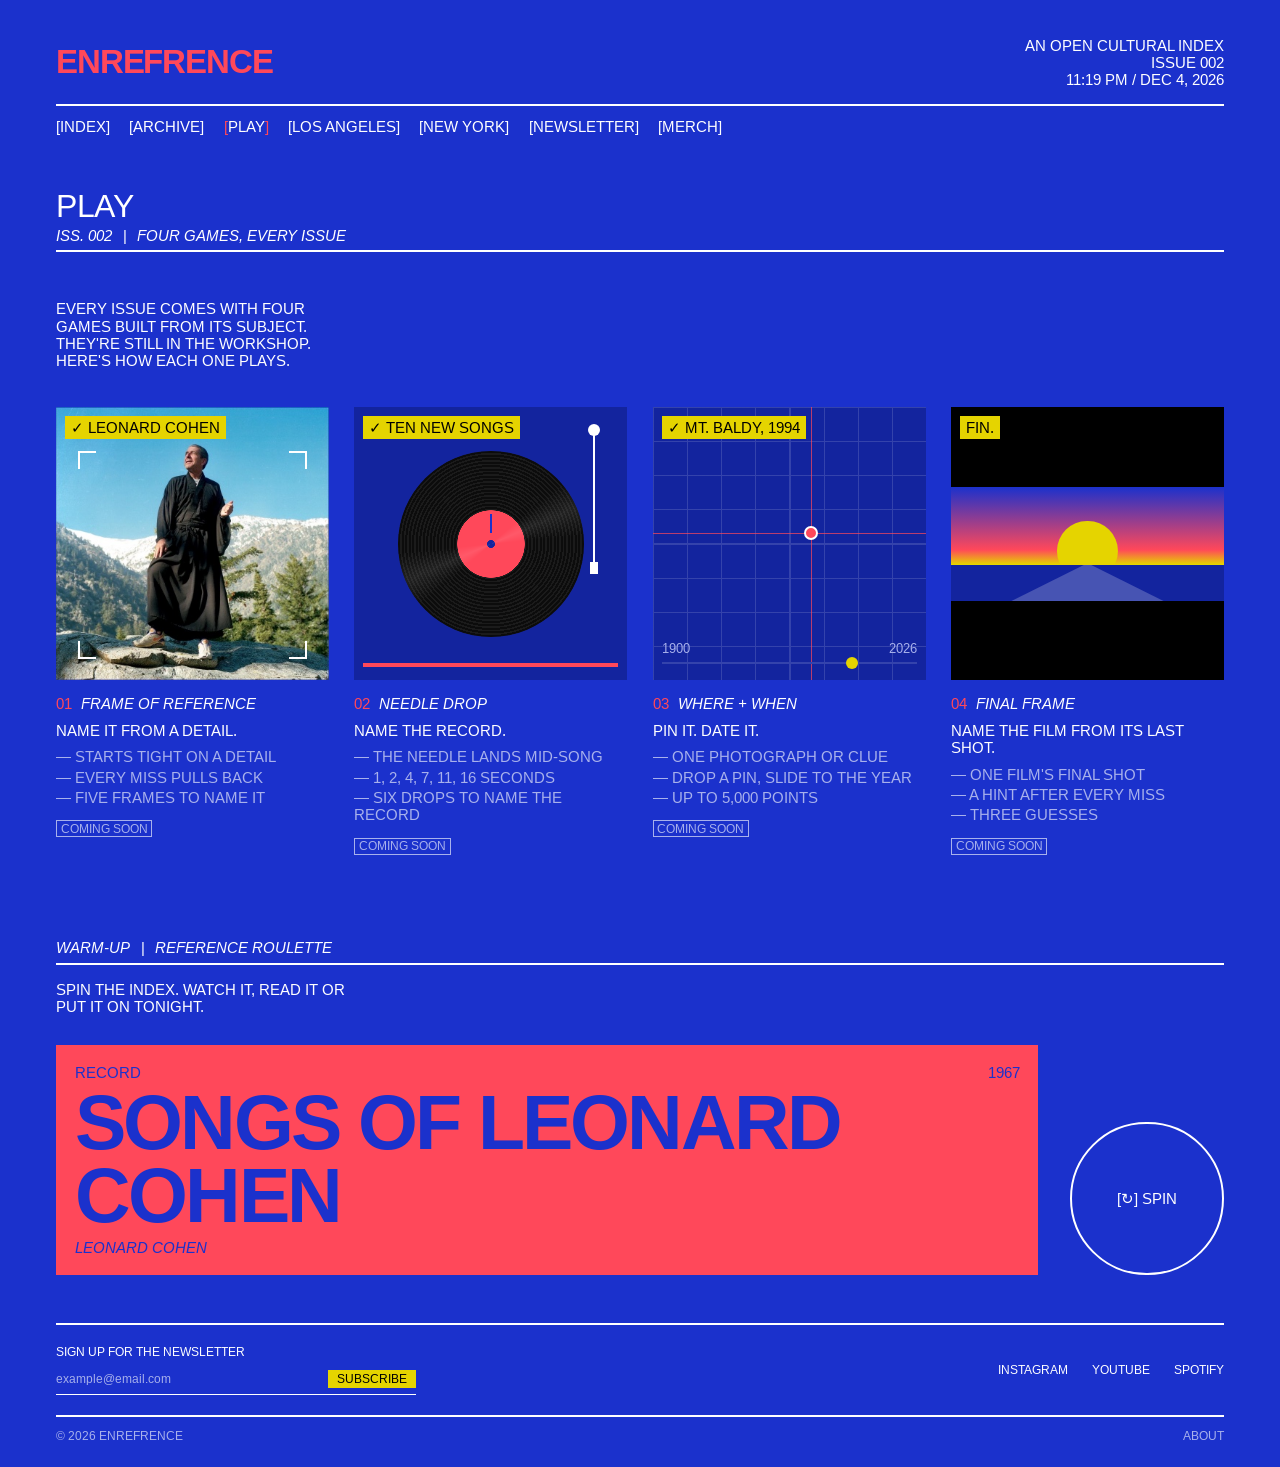
<file: play.html>
<!doctype html>
<html lang="en">
<head>
  <meta charset="utf-8">
  <meta name="viewport" content="width=device-width, initial-scale=1">
  <title>Play — Enrefrence</title>
  <meta name="description" content="Four games, every issue: Frame of reference, Needle drop, Where + when and Final frame.">
  <meta name="theme-color" content="#1B31CC">
  <link rel="preconnect" href="https://fonts.googleapis.com">
  <link rel="preconnect" href="https://fonts.gstatic.com" crossorigin>
  <link rel="stylesheet" href="https://fonts.googleapis.com/css2?family=Arimo:ital,wght@0,400;0,700;1,400&display=swap">
  <link rel="stylesheet" href="styles.css">
  <script>
    // Finish the page wipe started on the previous page (site.js) before first paint.
    try {
      const label = sessionStorage.getItem("wipe");
      if (label) {
        sessionStorage.removeItem("wipe");
        document.documentElement.classList.add("arriving");
        document.documentElement.style.setProperty("--wipe-label", JSON.stringify(label));
      }
    } catch {}
  </script>
  <script src="site.js" defer></script>
</head>
<body>
  <header class="masthead">
    <a class="logo" href="index.html" data-spin data-wipe="Enrefrence">Enrefrence</a>
    <p class="meta">An open cultural index<br>Issue 002<br><time data-clock datetime="2026-10-20T00:00">12:00 AM / Oct 20, 2026</time></p>
  </header>

  <nav aria-label="Primary">
    <ul class="nav">
      <li><a href="index.html">Index</a></li>
      <li><a href="archive.html">Archive</a></li>
      <li><a href="play.html" aria-current="page">Play</a></li>
      <li><a href="los-angeles.html">Los Angeles</a></li>
      <li><a href="new-york.html">New York</a></li>
      <li><a href="newsletter.html">Newsletter</a></li>
      <li><a href="merch.html">Merch</a></li>
    </ul>
  </nav>

  <main>
    <header class="page-head">
      <div class="page-head-row">
        <h1 class="title">Play</h1>
      </div>
      <p class="sub">Iss. 002<span class="sep">|</span>Four games, every issue</p>
    </header>

    <section class="section">
      <p class="dek">Every issue comes with four games built from its subject. They're still in the workshop. Here's how each one plays.</p>
      <ul class="games">
        <li class="game" id="frame">
          <div class="demo demo-frame" aria-hidden="true"><img src="images/cohen.jpg" alt="" width="376" height="376"><span class="viewfinder"></span><span class="ticker"><span style="--n: 0">Frame 1/5</span><span style="--n: 1">Frame 2/5</span><span style="--n: 2">Frame 3/5</span><span style="--n: 3">Frame 4/5</span><span style="--n: 4">✓ Leonard Cohen</span></span></div>
          <h2 class="game-name"><span>01</span>Frame of reference</h2>
          <p class="game-hook">Name it from a detail.</p>
          <ol class="rules"><li>Starts tight on a detail</li><li>Every miss pulls back</li><li>Five frames to name it</li></ol>
          <span class="status">Coming soon</span>
        </li>
        <li class="game" id="needle">
          <div class="demo demo-needle" aria-hidden="true"><span class="record"></span><span class="sheen"></span><span class="arm"></span><span class="clip"><span></span></span><span class="ticker"><span style="--n: 0">Drop 1 · 0:01</span><span style="--n: 1">Drop 2 · 0:02</span><span style="--n: 2">Drop 3 · 0:04</span><span style="--n: 3">Drop 4 · 0:07</span><span style="--n: 4">✓ Ten New Songs</span></span></div>
          <h2 class="game-name"><span>02</span>Needle drop</h2>
          <p class="game-hook">Name the record.</p>
          <ol class="rules"><li>The needle lands mid-song</li><li>1, 2, 4, 7, 11, 16 seconds</li><li>Six drops to name the record</li></ol>
          <span class="status">Coming soon</span>
        </li>
        <li class="game" id="where">
          <div class="demo demo-where" aria-hidden="true"><span class="cross-x"></span><span class="cross-y"></span><span class="ripple"></span><span class="pin"></span><span class="year"><span class="year-thumb"></span></span><span class="ticker"><span style="--n: 0">Clue: cabin, zendo, snow</span><span style="--n: 1">Pin: San Gabriel Mtns</span><span style="--n: 2">Year: 1994</span><span style="--n: 3">0 km off · 0 yrs off</span><span style="--n: 4">✓ Mt. Baldy, 1994</span></span></div>
          <h2 class="game-name"><span>03</span>Where + when</h2>
          <p class="game-hook">Pin it. Date it.</p>
          <ol class="rules"><li>One photograph or clue</li><li>Drop a pin, slide to the year</li><li>Up to 5,000 points</li></ol>
          <span class="status">Coming soon</span>
        </li>
        <li class="game" id="final">
          <div class="demo demo-final" aria-hidden="true"><span class="scene"><span class="sun"></span><span class="ground"><span class="road"></span></span></span><span class="fin">Fin.</span><span class="ticker"><span style="--n: 0">The last shot of a film</span><span style="--n: 1">Guess 1 of 3</span><span style="--n: 2">Hint: the decade</span><span style="--n: 3">Hint: the director</span><span style="--n: 4">Fin.</span></span></div>
          <h2 class="game-name"><span>04</span>Final frame</h2>
          <p class="game-hook">Name the film from its last shot.</p>
          <ol class="rules"><li>One film's final shot</li><li>A hint after every miss</li><li>Three guesses</li></ol>
          <span class="status">Coming soon</span>
        </li>
      </ul>
    </section>

    <section class="section warmup" data-roulette>
      <h2 class="sub">Warm-up<span class="sep">|</span>Reference roulette</h2>
      <p class="dek">Spin the index. Watch it, read it or put it on tonight.</p>
      <div class="roulette" style="margin-top: 2em">
        <div class="slot" aria-live="polite">
          <div class="slot-meta"><span data-field="type"></span><span data-field="year"></span></div>
          <p class="slot-title" data-field="title"></p>
          <p class="slot-by" data-field="by"></p>
        </div>
        <button class="spin" type="button">[↻] Spin</button>
      </div>
      <ol class="history" hidden aria-label="Your spins"></ol>
      <ol class="reel" aria-label="Everything on the wheel">
          <li data-by="Leonard Cohen" data-type="Record" data-year="1967"><b>Songs of Leonard Cohen</b> — Leonard Cohen, 1967</li>
          <li data-by="Wong Kar-wai" data-type="Film" data-year="1994"><b>Chungking Express</b> — Wong Kar-wai, 1994</li>
          <li data-by="Joan Didion" data-type="Book" data-year="1979"><b>The White Album</b> — Joan Didion, 1979</li>
          <li data-by="Alice Coltrane" data-type="Record" data-year="1971"><b>Journey in Satchidananda</b> — Alice Coltrane, 1971</li>
          <li data-by="Agnès Varda" data-type="Film" data-year="1962"><b>Cléo from 5 to 7</b> — Agnès Varda, 1962</li>
          <li data-by="Arthur Russell" data-type="Record" data-year="1986"><b>World of Echo</b> — Arthur Russell, 1986</li>
          <li data-by="Patti Smith" data-type="Book" data-year="2010"><b>Just Kids</b> — Patti Smith, 2010</li>
          <li data-by="Wim Wenders" data-type="Film" data-year="1984"><b>Paris, Texas</b> — Wim Wenders, 1984</li>
          <li data-by="Nick Drake" data-type="Record" data-year="1972"><b>Pink Moon</b> — Nick Drake, 1972</li>
          <li data-by="Maggie Nelson" data-type="Book" data-year="2009"><b>Bluets</b> — Maggie Nelson, 2009</li>
          <li data-by="Andrei Tarkovsky" data-type="Film" data-year="1979"><b>Stalker</b> — Andrei Tarkovsky, 1979</li>
          <li data-by="Leonard Cohen" data-type="Book" data-year="2006"><b>Book of Longing</b> — Leonard Cohen, 2006</li>
      </ol>
    </section>
  </main>

  <footer class="footer">
    <div class="footer-row">
      <form class="signup" data-signup>
        <label for="footer-email">Sign up for the newsletter</label>
        <span class="signup-field">
          <input id="footer-email" type="email" name="email" placeholder="example@email.com" autocomplete="email" required>
          <button type="submit">Subscribe</button>
        </span>
      </form>
      <ul class="social">
        <li><a class="u" href="#">Instagram</a></li>
        <li><a class="u" href="#">YouTube</a></li>
        <li><a class="u" href="#">Spotify</a></li>
      </ul>
    </div>
    <div class="footer-base">
      <span>&copy; 2026 Enrefrence</span>
      <a class="u" href="about.html">About</a>
    </div>
  </footer>
</body>
</html>
</file>
<file: styles.css>
/* ==========================================================================
   Tokens — measured from the 1920px-wide mockup. --px is one mockup pixel,
   so a size reads as "the number in the design" and scales with the window.
   ========================================================================== */
:root {
  --blue: #1B31CC;
  --blue-deep: #13249E;
  --coral: #FF485A;
  --coral-shade: #C3264F;
  --yellow: #E5D400;
  --white: #FFFFFF;
  --ink: #000000;
  --dim: color-mix(in srgb, var(--white) 62%, var(--blue));
  --hair: color-mix(in srgb, var(--white) 35%, var(--blue));

  --font: "Arimo", Arial, Helvetica, sans-serif;

  --px: min(1px, calc(100vw / 1920));
  --gutter: max(16px, calc(84 * var(--px)));
  --size-text: max(15px, calc(19 * var(--px)));
  --size-label: max(15px, calc(22 * var(--px)));
  --size-title: max(32px, calc(46 * var(--px)));
  --size-small: max(12px, calc(13 * var(--px)));
  --rule: 2px solid var(--white);

  --ease: cubic-bezier(0.7, 0, 0.2, 1);
  --ease-out: cubic-bezier(0.2, 0.8, 0.2, 1);
}

/* ==========================================================================
   Base
   ========================================================================== */
*, *::before, *::after { box-sizing: border-box; }
* { margin: 0; }

html { -webkit-text-size-adjust: 100%; background: var(--blue); }

body {
  min-height: 100dvh;
  display: flex;
  flex-direction: column;
  max-width: 1920px;
  margin-inline: auto;
  padding-inline: var(--gutter);
  background: var(--blue);
  color: var(--white);
  font: 400 var(--size-text)/1.16 var(--font);
  text-transform: uppercase;
  -webkit-font-smoothing: antialiased;
}

img { display: block; max-width: 100%; height: auto; }
a { color: inherit; text-decoration: none; }
button, input { font: inherit; color: inherit; letter-spacing: inherit; text-transform: inherit; }
button { padding: 0; border: 0; background: none; cursor: pointer; }
ul, ol { padding: 0; list-style: none; }
h1, h2, h3 { font-weight: 400; }
:focus-visible { outline: 2px solid var(--yellow); outline-offset: 3px; }
::selection { background: var(--yellow); color: var(--ink); }

main { flex: 1; }
.home main { flex: none; } /* the mockup's footer follows the department row directly */

.visually-hidden {
  position: absolute;
  width: 1px;
  height: 1px;
  overflow: hidden;
  clip-path: inset(50%);
  white-space: nowrap;
}

/* Underline that sweeps in from the left */
.u {
  background: linear-gradient(currentColor, currentColor) 0 100% / 0 1px no-repeat;
  transition: background-size 0.35s var(--ease);
}
.u:hover, .u:focus-visible { background-size: 100% 1px; }

/* ==========================================================================
   Masthead
   ========================================================================== */
.masthead {
  display: flex;
  align-items: center;
  justify-content: space-between;
  gap: 1.5rem;
  padding-block: max(20px, calc(55 * var(--px))) max(16px, calc(18 * var(--px)));
  border-bottom: var(--rule);
}

.meta {
  font-size: var(--size-label);
  line-height: calc(25 / 22);
  text-align: right;
}
.blink { animation: blink 1s steps(1) infinite; }
@keyframes blink { 50% { opacity: 0; } }

/* Logo — site.js turns each letter into a small cube that rolls in a wave.
   The cube is exactly cap-height (--d is half of it) so the faces meet at the edges. */
.logo {
  --d: 0.36em;
  display: inline-flex;
  color: var(--coral);
  font-size: max(30px, calc(49 * var(--px)));
  font-weight: 700;
  line-height: 0.72;
  letter-spacing: -0.035em;
}
.ch { position: relative; color: transparent; perspective: 5em; } /* the bare letter only sizes the box */
.kick, .cube, .face { position: absolute; inset: 0; }
.kick, .cube { transform-style: preserve-3d; }
.kick { transform: translateZ(calc(-1 * var(--d))); }
.kick.is-kicked { animation: kick 0.8s var(--ease-out); }
.cube { animation: roll 7s var(--ease) calc(var(--i) * 70ms) infinite; }
.face { color: var(--coral); -webkit-backface-visibility: hidden; backface-visibility: hidden; }
.face:nth-child(1) { transform: rotateX(0deg) translateZ(var(--d)); }
.face:nth-child(2) { transform: rotateX(90deg) translateZ(var(--d)); color: var(--coral-shade); }
.face:nth-child(3) { transform: rotateX(180deg) translateZ(var(--d)); }
.face:nth-child(4) { transform: rotateX(270deg) translateZ(var(--d)); color: var(--coral-shade); }

@keyframes roll {
  0%, 8% { transform: rotateX(0deg); }
  30%, 100% { transform: rotateX(-360deg); }
}
@keyframes kick {
  from { transform: translateZ(calc(-1 * var(--d))) rotateX(0deg); }
  to { transform: translateZ(calc(-1 * var(--d))) rotateX(-360deg); }
}

/* ==========================================================================
   Nav — brackets part on hover; the current page's brackets go coral
   ========================================================================== */
.nav {
  display: flex;
  flex-wrap: wrap;
  column-gap: max(14px, calc(29 * var(--px)));
  row-gap: 0.35em;
  padding-top: max(12px, calc(15 * var(--px)));
  font-size: var(--size-label);
  line-height: 1.2;
}
.nav a { display: inline-flex; }
.nav a::before, .nav a::after { transition: transform 0.35s var(--ease-out), color 0.2s; }
.nav a::before { content: "["; }
.nav a::after { content: "]"; }
.nav a:hover::before, .nav a:focus-visible::before { transform: translateX(-0.3em); color: var(--yellow); }
.nav a:hover::after, .nav a:focus-visible::after { transform: translateX(0.3em); color: var(--yellow); }
.nav a[aria-current="page"]::before,
.nav a[aria-current="page"]::after { color: var(--coral); }

/* ==========================================================================
   Shared page pieces
   ========================================================================== */
.title {
  font-size: var(--size-title);
  line-height: 1;
  letter-spacing: -0.01em;
}
.sub {
  margin-top: 0.3em;
  padding-bottom: 0.4em;
  border-bottom: var(--rule);
  font-size: var(--size-label);
  font-style: italic;
}
.sub .sep { padding-inline: 0.7em; font-style: normal; }

.page-head { padding-top: max(48px, calc(82 * var(--px))); }
.page-head-row { display: flex; align-items: baseline; justify-content: space-between; gap: 1rem; }

.dek { max-width: max(300px, calc(366 * var(--px))); margin-top: max(16px, calc(21 * var(--px))); }

.section { padding-block: max(32px, calc(46 * var(--px))) max(48px, calc(72 * var(--px))); }

/* Yellow call-to-action: a white sheet sweeps across on hover, the arrow turns */
.cta {
  position: relative;
  isolation: isolate;
  display: inline-flex;
  align-items: baseline;
  gap: 0.55em;
  padding: 0.06em 0.3em 0.06em 0.12em;
  overflow: hidden;
  line-height: 1;
  background: var(--yellow);
  color: var(--ink);
  transition: transform 0.15s;
}
.cta::before {
  content: "";
  position: absolute;
  inset: 0;
  z-index: -1;
  background: var(--white);
  transform: scaleX(0);
  transform-origin: right;
  transition: transform 0.45s var(--ease);
}
.cta:hover::before, .cta:focus-visible::before { transform: scaleX(1); transform-origin: left; }
.cta:active { transform: translateY(2px); }
.cta-label { text-decoration: underline 1px; text-underline-offset: 0.12em; }
.cta-arrow { display: inline-block; transition: transform 0.45s var(--ease); }
.cta:hover .cta-arrow, .cta:focus-visible .cta-arrow { transform: rotate(45deg); }

/* Bracketed toggle buttons (filters, view switch, bag) */
.chips { display: flex; flex-wrap: wrap; gap: 0.4em 1.1em; font-size: var(--size-label); }
.chip { padding: 0.05em 0.2em; margin-inline: -0.2em; transition: background-color 0.2s, color 0.2s; }
.chip::before { content: "["; }
.chip::after { content: "]"; }
.chip:hover { color: var(--yellow); }
.chip[aria-pressed="true"] { background: var(--yellow); color: var(--ink); }

/* ==========================================================================
   Home — the feature
   ========================================================================== */
.feature {
  display: grid;
  grid-template-columns: clamp(250px, 27vw, 390px) minmax(0, 1fr);
  align-items: center;
  column-gap: clamp(24px, 4vw, 72px);
  padding-block: max(48px, calc(87 * var(--px))) max(32px, calc(44 * var(--px)));
}
.feature .title { font-size: clamp(36px, 5.25vw, 96px); }
.feature .sub { max-width: 44rem; }
.feature .dek {
  max-width: 31em;
  font-size: var(--size-label);
  line-height: 1.35;
  text-transform: none;
}
.feature-links, .story-jumps {
  display: flex;
  flex-wrap: wrap;
  align-items: baseline;
  gap: 0.8em 1.4em;
  margin-top: 1.4rem;
}

/* Photo: tilts toward the pointer, flips over on click */
.photo {
  display: block;
  grid-area: 1 / 1;
  width: 100%;
  aspect-ratio: 4 / 5;
  perspective: 1400px;
  text-align: left;
}
.photo-card {
  position: relative;
  display: block;
  height: 100%;
  transform-style: preserve-3d;
  transform: rotateX(var(--tilt-x, 0deg)) rotateY(calc(var(--tilt-y, 0deg) + var(--flip, 0deg)));
  transition: transform 0.7s var(--ease-out);
}
.photo[aria-pressed="true"] { --flip: 180deg; }
.photo-front, .photo-back, .photo-hint { -webkit-backface-visibility: hidden; backface-visibility: hidden; }
.photo-front { position: absolute; inset: 0; width: 100%; height: 100%; object-fit: cover; }
.photo-back {
  position: absolute;
  inset: 0;
  display: flex;
  flex-direction: column;
  justify-content: space-between;
  padding: 1em;
  background: var(--coral);
  color: var(--blue);
  transform: rotateY(180deg);
}
.photo-back strong { font-size: 1.5em; font-weight: 400; line-height: 1.05; }
.photo-hint {
  position: absolute;
  right: 0.6em;
  bottom: 0.6em;
  padding: 0.05em 0.3em;
  background: var(--yellow);
  color: var(--ink);
  font-size: var(--size-small);
  opacity: 0;
  transform: translateZ(1px) translateY(4px);
  transition: opacity 0.3s, transform 0.3s var(--ease-out);
}
.photo:hover .photo-hint, .photo:focus-visible .photo-hint { opacity: 1; transform: translateZ(1px); }

/* ==========================================================================
   Home — the four departments, with a drawer that slides under the one you pick
   ========================================================================== */
.depts { border-top: var(--rule); }

.dept-row {
  display: flex;
  justify-content: space-between;
  gap: 1rem;
  padding-block: max(22px, calc(31 * var(--px))) max(22px, calc(34 * var(--px)));
}
.dept {
  position: relative;
  padding: 0.05em 0.25em;
  margin-inline: -0.25em;
  font-size: var(--size-label);
  font-style: italic;
  transition: background-color 0.25s, color 0.25s, opacity 0.25s;
}
.dept-num {
  position: absolute;
  left: 0.3em;
  bottom: 100%;
  font-size: 0.55em;
  font-style: normal;
  opacity: 0;
  transform: translateY(4px);
  transition: opacity 0.25s, transform 0.35s var(--ease-out);
}
.dept:hover { color: var(--yellow); }
.dept:hover .dept-num, .dept[aria-expanded="true"] .dept-num { opacity: 1; transform: none; }
.dept[aria-expanded="true"] { background: var(--yellow); color: var(--ink); }
.dept[aria-expanded="true"] .dept-num { color: var(--white); }
.depts.is-open .dept[aria-expanded="false"]:not(:hover) { opacity: 0.55; }

.dept-drawer {
  display: grid;
  grid-template-rows: 0fr;
  transition: grid-template-rows 0.5s var(--ease);
}
.depts.is-open .dept-drawer { grid-template-rows: 1fr; }
.dept-drawer-inner {
  min-height: 0;
  overflow: hidden;
  visibility: hidden;
  transition: visibility 0s 0.5s;
}
.depts.is-open .dept-drawer-inner { visibility: visible; transition-delay: 0s; }
.depts:not(.is-open) .demo, .depts:not(.is-open) .demo * { animation-play-state: paused; }
.dept-panels {
  width: min(100%, 38em);
  padding-bottom: max(28px, calc(38 * var(--px)));
  transform: translateX(var(--x, 0px));
  transition: transform 0.55s var(--ease);
}
.dept-panel {
  display: grid;
  grid-template-columns: 12em minmax(0, 1fr);
  align-items: start;
  gap: 1.5em;
  animation: rise 0.45s var(--ease-out);
}
.dept-panel[hidden] { display: none; }
.dept-copy { display: grid; justify-items: start; gap: 0.7em; }
.dept-actions { display: flex; flex-wrap: wrap; align-items: baseline; gap: 0.6em 1.4em; margin-top: 0.4em; }
.dept-actions .chip { font-size: var(--size-text); }
@keyframes rise { from { opacity: 0; transform: translateY(8px); } }

/* Shared game copy (home drawer + Play page) */
.game-kicker { color: var(--coral); font-size: var(--size-small); }
.game-kicker span { color: var(--dim); }
.game-hook { font-size: var(--size-label); }
.game-eg { color: var(--dim); font-style: italic; }

/* ==========================================================================
   Game demos — looping previews of the four games (the games aren't built yet).
   A loop is five 2s beats; .ticker shows one caption per beat, and each demo's
   keyframes are laid out on the same 0/20/40/60/80% grid so they stay in step.
   Base styles are the final "answer" frame, which is what reduced motion shows.
   ========================================================================== */
.demo {
  --loop: 10s;
  --grid: color-mix(in srgb, var(--white) 14%, var(--blue-deep));
  position: relative;
  aspect-ratio: 1;
  overflow: hidden;
  background: var(--blue-deep);
  font-size: var(--size-small);
  font-style: normal;
  line-height: 1.2;
}
.demo > * { position: absolute; }

.ticker { inset: 0.6em 0.6em auto 0.6em; z-index: 2; display: grid; place-items: start; }
.ticker span {
  grid-area: 1 / 1;
  padding: 0.15em 0.4em;
  background: var(--yellow);
  color: var(--ink);
  opacity: 0;
  animation: beat var(--loop) steps(1) infinite;
  animation-delay: calc(var(--n) * var(--loop) / 5 - var(--loop));
}
.ticker span:last-child { opacity: 1; }
@keyframes beat { 0% { opacity: 1; } 20%, 100% { opacity: 0; } }

/* 01 Frame of reference — starts on the sneakers, pulls back a frame per beat */
.demo-frame img {
  inset: 0;
  width: 100%;
  height: 100%;
  object-fit: cover;
  transform-origin: 31% 93%; /* holds the left sneaker in frame at 5x */
  animation: zoom-out var(--loop) var(--ease) infinite;
}
@keyframes zoom-out {
  0%, 16% { transform: scale(5); }
  20%, 36% { transform: scale(3.2); }
  40%, 56% { transform: scale(2.1); }
  60%, 76% { transform: scale(1.4); }
  80%, 100% { transform: scale(1); }
}
.viewfinder {
  --c: var(--white);
  inset: 16% 8% 8%;
  background:
    linear-gradient(var(--c), var(--c)) top left / 1.2em 2px,
    linear-gradient(var(--c), var(--c)) top left / 2px 1.2em,
    linear-gradient(var(--c), var(--c)) top right / 1.2em 2px,
    linear-gradient(var(--c), var(--c)) top right / 2px 1.2em,
    linear-gradient(var(--c), var(--c)) bottom left / 1.2em 2px,
    linear-gradient(var(--c), var(--c)) bottom left / 2px 1.2em,
    linear-gradient(var(--c), var(--c)) bottom right / 1.2em 2px,
    linear-gradient(var(--c), var(--c)) bottom right / 2px 1.2em;
  background-repeat: no-repeat;
}

/* 02 Needle drop — a record at 33⅓ (1.8s a turn), the arm hops, the clip grows */
.record {
  inset: 16%;
  border-radius: 50%;
  background:
    radial-gradient(circle closest-side, var(--blue-deep) 0 4%, var(--coral) 4.5% 36%, transparent 36.5%),
    repeating-radial-gradient(circle closest-side, #0c0c0c 0 2px, #1b1b1b 2px 3.5px);
  animation: spin 1.8s linear infinite;
}
.record::after { /* a mark on the label so you can see it turn */
  content: "";
  position: absolute;
  left: calc(50% - 1px);
  top: 34%;
  width: 2px;
  height: 10%;
  background: var(--blue);
}
.sheen {
  inset: 16%;
  border-radius: 50%;
  background: conic-gradient(from 20deg, transparent 0 8%, rgb(255 255 255 / 0.09) 13%, transparent 18% 58%, rgb(255 255 255 / 0.09) 63%, transparent 68%);
}
@keyframes spin { to { transform: rotate(360deg); } }
.arm {
  right: 12%;
  top: 8%;
  width: 2px;
  height: 50%;
  background: var(--white);
  transform-origin: 50% 0;
  animation: arm var(--loop) var(--ease) infinite;
}
.arm::before { content: ""; position: absolute; top: -5px; left: -5px; width: 12px; height: 12px; border-radius: 50%; background: var(--white); }
.arm::after { content: ""; position: absolute; bottom: -8px; left: -3px; width: 8px; height: 12px; background: var(--white); }
@keyframes arm {
  0% { transform: rotate(0deg); }
  4%, 18% { transform: rotate(26deg); }
  24%, 38% { transform: rotate(18deg); }
  44%, 58% { transform: rotate(28deg); }
  64%, 78% { transform: rotate(22deg); }
  84%, 100% { transform: rotate(0deg); }
}
.clip { inset: auto 0.6em 0.9em; height: 4px; background: var(--grid); }
.clip span {
  position: absolute;
  inset: 0 auto 0 0;
  width: 100%;
  background: var(--coral);
  animation: clip var(--loop) var(--ease) infinite;
}
@keyframes clip { /* 1, 2, 4, 7 of 16 seconds, then the whole thing */
  0% { width: 0; }
  4%, 20% { width: 6.25%; }
  24%, 40% { width: 12.5%; }
  44%, 60% { width: 25%; }
  64%, 80% { width: 43.75%; }
  86%, 100% { width: 100%; }
}

/* 03 Where + when — a pin drops onto the grid, the year slides into place */
.demo-where {
  background:
    repeating-linear-gradient(to right, var(--grid) 0 1px, transparent 1px 12.5%),
    repeating-linear-gradient(to bottom, var(--grid) 0 1px, transparent 1px 12.5%),
    var(--blue-deep);
}
.pin {
  left: 58%;
  top: 46%;
  width: 14px;
  height: 14px;
  border: 2px solid var(--white);
  border-radius: 50%;
  background: var(--coral);
  transform: translate(-50%, -50%);
  animation: pin var(--loop) infinite;
}
@keyframes pin {
  0%, 20% { opacity: 0; transform: translate(-50%, -400%); animation-timing-function: cubic-bezier(0.3, 1.6, 0.6, 1); }
  25%, 100% { opacity: 1; transform: translate(-50%, -50%); }
}
.cross-x, .cross-y { background: var(--coral); opacity: 0.7; animation: cross var(--loop) var(--ease) infinite; }
.cross-x { inset: 46% 0 auto; height: 1px; transform-origin: 58% 50%; --axis: scaleX(0); }
.cross-y { inset: 0 auto 0 58%; width: 1px; transform-origin: 50% 46%; --axis: scaleY(0); }
@keyframes cross { 0%, 24% { transform: var(--axis); } 32%, 100% { transform: none; } }
.ripple {
  left: 58%;
  top: 46%;
  width: 4em;
  height: 4em;
  border: 1px solid var(--coral);
  border-radius: 50%;
  opacity: 0;
  transform: translate(-50%, -50%) scale(0);
  animation: ripple var(--loop) ease-out infinite;
}
@keyframes ripple {
  0%, 24% { opacity: 1; transform: translate(-50%, -50%) scale(0); }
  36%, 80% { opacity: 0; transform: translate(-50%, -50%) scale(1.4); }
  81% { opacity: 1; transform: translate(-50%, -50%) scale(0); }
  94%, 100% { opacity: 0; transform: translate(-50%, -50%) scale(1.4); }
}
.year { inset: auto 0.6em 1.1em; height: 2px; background: var(--grid); }
.year::before, .year::after { position: absolute; bottom: 8px; color: var(--dim); font-size: 0.85em; }
.year::before { content: "1900"; left: 0; }
.year::after { content: "2026"; right: 0; }
.year-thumb {
  position: absolute;
  top: 50%;
  left: 74.6%; /* 1994 on a 1900–2026 scale */
  width: 12px;
  height: 12px;
  border-radius: 50%;
  background: var(--yellow);
  transform: translate(-50%, -50%);
  animation: year var(--loop) var(--ease) infinite;
}
@keyframes year { 0%, 40% { left: 0%; } 52%, 100% { left: 74.6%; } }

/* 04 Final frame — a letterboxed last shot: the sun goes down, fade out, Fin. */
.demo-final { background: var(--ink); }
.scene {
  inset: 29% 0; /* 2.39:1 letterbox inside the square */
  overflow: hidden;
  background: linear-gradient(to bottom, var(--blue) 0%, var(--coral) 55%, var(--yellow) 68%);
  animation: fade var(--loop) linear infinite;
}
.sun {
  position: absolute;
  left: 50%;
  top: 30%;
  width: 22%;
  aspect-ratio: 1;
  border-radius: 50%;
  background: var(--yellow);
  transform: translateX(-50%);
  animation: sink var(--loop) linear infinite;
}
.ground { position: absolute; inset: 68% 0 0; background: var(--blue-deep); }
.road {
  position: absolute;
  inset: 0;
  background: color-mix(in srgb, var(--white) 22%, var(--blue-deep));
  clip-path: polygon(49% 0, 51% 0, 78% 100%, 22% 100%);
}
.fin { inset: 0; display: grid; place-items: center; color: var(--white); font-size: 2.2em; font-style: italic; opacity: 0; animation: fin var(--loop) linear infinite; }
@keyframes fade { 0%, 80% { opacity: 1; } 86%, 96% { opacity: 0; } 100% { opacity: 1; } }
@keyframes sink { from { top: 0%; } 80%, to { top: 72%; } }
@keyframes fin { 0%, 84% { opacity: 0; } 88%, 95% { opacity: 1; } 99%, 100% { opacity: 0; } }

/* ==========================================================================
   Footer — one row, one rule, one line
   ========================================================================== */
.footer {
  padding-block: max(20px, calc(28 * var(--px))) max(24px, calc(36 * var(--px)));
  border-top: var(--rule);
  font-size: var(--size-small);
}
.footer-row {
  display: flex;
  flex-wrap: wrap;
  align-items: center;
  justify-content: space-between;
  gap: 1.25rem 2rem;
  padding-bottom: max(20px, calc(28 * var(--px)));
  border-bottom: var(--rule);
}
.footer-base {
  display: flex;
  justify-content: space-between;
  gap: 1rem;
  padding-top: 1em;
  color: var(--dim);
}
.social { display: flex; gap: 2em; }

.signup { display: flex; flex-wrap: wrap; align-items: center; gap: 0.75em 1.25em; }
.signup-field {
  display: flex;
  align-items: center;
  gap: 0.75em;
  width: min(100%, 30em);
  padding-bottom: 0.35em;
  border-bottom: 1px solid var(--white);
}
.signup input {
  flex: 1;
  min-width: 0;
  padding: 0.3em 0;
  border: 0;
  background: transparent;
  text-transform: none;
}
.signup input:focus { outline: none; }
.signup-field:focus-within { border-bottom-color: var(--yellow); }
.signup input::placeholder { color: var(--dim); }
.signup button {
  padding: 0.15em 0.75em;
  background: var(--yellow);
  color: var(--ink);
  white-space: nowrap;
  transition: background-color 0.2s, transform 0.15s;
}
.signup button:hover { background: var(--white); }
.signup button:active { transform: translateY(1px); }
.signup.is-done button { background: var(--coral); color: var(--white); animation: pop 0.4s var(--ease-out); }
@keyframes pop { 40% { transform: scale(1.12); } }

/* ==========================================================================
   Page wipe — a coral sheet rises on click, then lifts off the next page
   ========================================================================== */
.wipe, .arriving body::after {
  position: fixed;
  inset: 0;
  z-index: 100;
  display: grid;
  place-items: center;
  padding: var(--gutter);
  background: var(--coral);
  color: var(--blue);
  font-size: clamp(40px, 8vw, 150px);
  font-weight: 700;
  letter-spacing: -0.035em;
  line-height: 1;
  text-align: center;
}
.wipe {
  clip-path: inset(100% 0 0 0);
  pointer-events: none;
  transition: clip-path 0.45s var(--ease);
}
.wipe.is-covering { clip-path: inset(0); pointer-events: auto; }
.arriving body::after {
  content: var(--wipe-label, "");
  clip-path: inset(0);
  pointer-events: none;
  animation: lift 0.6s 0.12s var(--ease) forwards;
}
@keyframes lift { to { clip-path: inset(0 0 100% 0); } }

/* ==========================================================================
   Archive
   ========================================================================== */
.toolbar { display: flex; flex-wrap: wrap; justify-content: space-between; gap: 1rem; margin-bottom: 2em; }
.toolbar .count { color: var(--dim); font-size: var(--size-label); }

.issues { font-size: var(--size-label); }
.issue {
  position: relative;
  isolation: isolate;
  display: grid;
  grid-template-columns: 7em minmax(0, 1fr) minmax(0, 1fr) 1.5em;
  align-items: baseline;
  gap: 1rem;
  padding: 0.85em 0.3em;
  border-bottom: 1px solid var(--hair);
  transition: color 0.25s;
}
.issue::before {
  content: "";
  position: absolute;
  inset: 0;
  z-index: -1;
  background: var(--yellow);
  transform: scaleY(0);
  transform-origin: bottom;
  transition: transform 0.35s var(--ease);
}
.issue:has(a):hover { color: var(--ink); }
.issue:has(a):hover::before { transform: scaleY(1); }
.issue a::after { content: ""; position: absolute; inset: 0; } /* whole row is the link */
.issue .arrow { justify-self: end; transition: transform 0.35s var(--ease); }
.issue:hover .arrow { transform: rotate(45deg); }
.issue.is-pending { color: var(--dim); }
.issue-cover { display: none; }

/* Grid view */
.issues[data-view="grid"] {
  display: grid;
  grid-template-columns: repeat(auto-fill, minmax(min(100%, 280px), 1fr));
  gap: max(20px, calc(38 * var(--px)));
}
.issues[data-view="grid"] .issue { display: flex; flex-direction: column; align-items: stretch; gap: 0.3em; padding: 0; border: 0; }
.issues[data-view="grid"] .issue::before { display: none; }
.issues[data-view="grid"] .issue:hover { color: inherit; }
.issues[data-view="grid"] .issue-cover {
  display: grid;
  place-items: center;
  aspect-ratio: 4 / 5;
  margin-bottom: 0.5em;
  overflow: hidden;
  background: var(--blue-deep);
  color: var(--coral);
  font-size: 3em;
  font-weight: 700;
  transition: transform 0.5s var(--ease-out);
}
.issues[data-view="grid"] .issue-cover img { width: 100%; height: 100%; object-fit: cover; }
.issues[data-view="grid"] .issue:has(a):hover .issue-cover { transform: translateY(-6px) rotate(-1deg); }
.issues[data-view="grid"] .arrow { display: none; }

/* ==========================================================================
   Play — the four games, then reference roulette as a warm-up
   ========================================================================== */
.games {
  display: grid;
  grid-template-columns: repeat(4, minmax(0, 1fr));
  gap: max(24px, calc(38 * var(--px)));
  margin-top: 2.5em;
}
.game { display: grid; align-content: start; justify-items: start; gap: 0.6em; scroll-margin-top: 2rem; }
.game .demo { width: 100%; margin-bottom: 0.4em; font-size: var(--size-text); }
.game-name { font-size: var(--size-label); font-style: italic; }
.game-name span { margin-right: 0.6em; color: var(--coral); font-style: normal; }
.rules { display: grid; gap: 0.2em; color: var(--dim); }
.rules li::before { content: "— "; }
.status { margin-top: 0.4em; padding: 0.05em 0.3em; border: 1px solid var(--dim); color: var(--dim); font-size: var(--size-small); }
.game:target .demo { outline: 2px solid var(--yellow); outline-offset: 4px; }

/* Demos on the Play page wait for the pointer; touch screens just play them */
@media (hover: hover) {
  .game:not(:hover):not(:focus-within) .demo,
  .game:not(:hover):not(:focus-within) .demo * { animation-play-state: paused; }
}

.warmup .sub { padding-top: 0; }

.roulette { display: grid; grid-template-columns: minmax(0, 1fr) auto; gap: 2rem; align-items: end; }
.slot {
  display: grid;
  gap: 0.4em;
  min-height: 11em;
  align-content: end;
  padding: 1.25em;
  background: var(--coral);
  color: var(--blue);
}
.slot-meta { display: flex; justify-content: space-between; font-size: var(--size-label); }
.slot-title { font-size: clamp(36px, 6vw, 110px); font-weight: 700; line-height: 0.95; letter-spacing: -0.035em; }
.slot-by { font-size: var(--size-label); font-style: italic; }
.slot.is-spinning .slot-title { filter: blur(1.5px); }
.slot.is-landed { animation: pop 0.45s var(--ease-out); }

.spin {
  display: grid;
  place-items: center;
  width: clamp(110px, 12vw, 180px);
  aspect-ratio: 1;
  border: var(--rule);
  border-radius: 50%;
  font-size: var(--size-label);
  transition: background-color 0.2s, color 0.2s, transform 0.6s var(--ease);
}
.spin:hover { background: var(--yellow); border-color: var(--yellow); color: var(--ink); }
.spin.is-spinning { transform: rotate(720deg); }

.history { margin-top: 2.5em; color: var(--dim); font-size: var(--size-label); }
.history li { padding-block: 0.35em; border-bottom: 1px solid var(--hair); }
.history li:first-child { color: var(--white); }
.reel { display: grid; gap: 0.4em; font-size: var(--size-label); } /* the plain list, shown without JS */
.roulette-ready .reel { display: none; }

/* ==========================================================================
   City listings
   ========================================================================== */
.listings { margin-top: 1.5em; font-size: var(--size-label); }
.listing {
  display: grid;
  grid-template-columns: 6em minmax(0, 2fr) minmax(0, 1fr) 6em;
  gap: 1rem;
  padding: 0.85em 0;
  border-bottom: 1px solid var(--hair);
  transition: padding 0.3s var(--ease-out);
}
.listing:hover { padding-left: 0.6em; }
.listing time { color: var(--coral); }
.listing .tag { justify-self: end; color: var(--dim); font-style: italic; }
.listing[hidden] { display: none; }
.listing.is-entering { animation: rise 0.4s var(--ease-out) both; }

/* ==========================================================================
   Newsletter
   ========================================================================== */
.pitch { max-width: 20ch; font-size: clamp(32px, 4.4vw, 84px); line-height: 1; letter-spacing: -0.02em; }
.points { display: grid; gap: 0.5em; margin-block: 2.5em; font-size: var(--size-label); }
.points li { display: flex; gap: 1em; }
.points span { color: var(--coral); }
.signup-big { font-size: var(--size-label); }
.newsletter-issue {
  display: grid;
  gap: 0.7rem;
  justify-items: start;
  padding-block: 1.6rem 2.5rem;
  border-top: 1px solid var(--hair);
}
.newsletter-issue h2 { font-size: var(--size-label); }

/* ==========================================================================
   Merch
   ========================================================================== */
.products {
  display: grid;
  grid-template-columns: repeat(auto-fill, minmax(min(100%, 260px), 1fr));
  gap: max(24px, calc(38 * var(--px)));
}
.product { display: grid; gap: 0.6em; justify-items: start; }
.art {
  display: grid;
  place-items: center;
  width: 100%;
  aspect-ratio: 4 / 5;
  overflow: hidden;
  font-weight: 700;
  letter-spacing: -0.035em;
  text-align: center;
  transition: transform 0.6s var(--ease-out);
}
.product:hover .art { transform: rotate(-1.5deg) scale(1.02); }
.art-tee { background: var(--coral); color: var(--blue); font-size: clamp(22px, 2.2vw, 40px); }
.art-tote { background: var(--white); color: var(--blue); font-size: clamp(18px, 1.6vw, 28px); line-height: 1; }
.art-poster { background: var(--yellow); color: var(--ink); font-size: clamp(48px, 6vw, 110px); line-height: 0.9; }
.art-cap { background: var(--blue-deep); color: var(--coral); font-size: clamp(56px, 7vw, 130px); }
.product-name { display: flex; align-items: baseline; justify-content: space-between; width: 100%; font-size: var(--size-label); }
.product-name h2 { font-size: inherit; }
.bag { font-size: var(--size-label); }
.bag.is-bumped { animation: pop 0.4s var(--ease-out); }

/* ==========================================================================
   Article
   ========================================================================== */
.progress {
  position: fixed;
  inset: 0 0 auto 0;
  z-index: 50;
  height: 4px;
  background: var(--coral);
  transform: scaleX(0);
  transform-origin: left;
}
.issue-story {
  width: 100%;
  max-width: 1280px;
  margin-inline: auto;
}
.story-opening {
  display: grid;
  grid-template-columns: minmax(220px, 0.72fr) minmax(0, 1.28fr);
  gap: clamp(26px, 5vw, 80px);
  align-items: center;
  padding-block: clamp(36px, 5.5vw, 86px);
}
.story-cover { grid-area: 1 / 1; }
.story-cover img, .story-figure img { width: 100%; }
.story-kicker {
  font-size: var(--size-small);
  font-weight: 700;
  letter-spacing: 0.12em;
}
.story-heading h1 {
  margin-block: 0.24em 0.4em;
  font-size: clamp(36px, 6.05vw, 106px);
  line-height: 0.96;
  letter-spacing: -0.055em;
}
.story-heading h1 em {
  display: block;
  margin-top: 0.16em;
  font: italic 0.68em/1.05 Georgia, serif;
  letter-spacing: -0.035em;
  text-transform: none;
}
.story-subtitle, .story-intro {
  max-width: 31em;
  text-transform: none;
}
.story-subtitle { font-size: clamp(18px, 2vw, 27px); line-height: 1.15; }
.story-intro { margin-top: 1em; font-size: var(--size-label); line-height: 1.42; }
.story-jumps { font-size: var(--size-small); }

.story-sheet {
  padding-inline: clamp(18px, 5.5vw, 82px);
  background: #f5f1e8;
  color: #20201e;
}
.story-sheet :focus-visible { outline-color: var(--blue); }
.story-section {
  padding-block: clamp(30px, 5vw, 74px);
  scroll-margin-top: 1rem;
}
.story-section + .story-section { border-top: 1px solid var(--blue); }
.story-section .story-kicker { margin-bottom: 1.5em; color: var(--blue); }
.story-spread {
  display: grid;
  grid-template-columns: minmax(0, 1.55fr) minmax(0, 1fr);
  gap: clamp(24px, 5vw, 76px);
  align-items: start;
}
.story-poem { align-items: center; }
.story-copy {
  max-width: 36em;
  font: clamp(17px, 1.55vw, 21px)/1.58 Georgia, serif;
  text-transform: none;
}
.story-copy p + p { margin-top: 1em; }
.story-lede { font-size: 1.36em; line-height: 1.25; }
.story-figure figcaption {
  margin-top: 0.6rem;
  font-size: var(--size-small);
  line-height: 1.3;
}
.story-display {
  margin-bottom: 0.38em;
  color: var(--blue);
  font: clamp(36px, 4.3vw, 64px)/1.04 Georgia, serif;
  letter-spacing: -0.045em;
  text-transform: none;
}
.story-link {
  display: inline-block;
  margin-top: 1.4em;
  color: var(--blue);
  text-decoration: underline;
  text-underline-offset: 0.2em;
  text-transform: none;
}
.story-closing {
  display: grid;
  grid-template-columns: repeat(2, minmax(0, 1fr));
  gap: clamp(12px, 3vw, 36px);
}
.story-end {
  display: flex;
  flex-wrap: wrap;
  justify-content: space-between;
  gap: 1rem;
  padding-block: 1.7rem;
}

/* About */
.about { display: grid; gap: 1.2em; max-width: 40em; font-size: var(--size-label); line-height: 1.25; }
.about p:first-child { font-size: clamp(24px, 2.4vw, 46px); line-height: 1.05; letter-spacing: -0.01em; }

/* ==========================================================================
   Small screens
   ========================================================================== */
@media (max-width: 900px) {
  body { line-height: 1.25; }
  .dek { max-width: 34em; }

  .dept-row { display: grid; grid-template-columns: 1fr 1fr; gap: 1.4em 1rem; justify-items: start; }
  .dept-panels { transform: none; }
  .dept-panel { grid-template-columns: 1fr; }
  .dept-panel .demo { width: min(100%, 16em); }
  .games { grid-template-columns: repeat(2, minmax(0, 1fr)); }

  .issue { grid-template-columns: 4.5em minmax(0, 1fr) 1.5em; }
  .issue .issue-title { display: none; }
  .listing { grid-template-columns: 4.5em minmax(0, 1fr); row-gap: 0.15em; }
  .listing .where { grid-column: 2; color: var(--dim); }
  .listing .tag { display: none; }
  .roulette { grid-template-columns: 1fr; }
  .spin { justify-self: start; }
}

@media (max-width: 690px) {
  .feature, .story-opening, .story-spread { grid-template-columns: 1fr; row-gap: 26px; }
  .photo, .story-cover { grid-area: auto; max-width: 420px; }
  .story-figure { max-width: 440px; }
}

@media (max-width: 560px) {
  .masthead { flex-direction: column; align-items: flex-start; gap: 10px; }
  .meta { text-align: left; font-size: 12px; }
  .footer-row { flex-direction: column; align-items: flex-start; }
  .signup-field { width: 100%; }
  .games { grid-template-columns: 1fr; }
  .story-closing { grid-template-columns: 1fr; gap: 1.25rem; }
}

@media (prefers-reduced-motion: reduce) {
  *, *::before, *::after { animation-duration: 0.01ms !important; animation-iteration-count: 1 !important; transition-duration: 0.01ms !important; }
  .cube, .demo, .demo * { animation: none !important; } /* demos rest on their answer frame */
}
</file>
